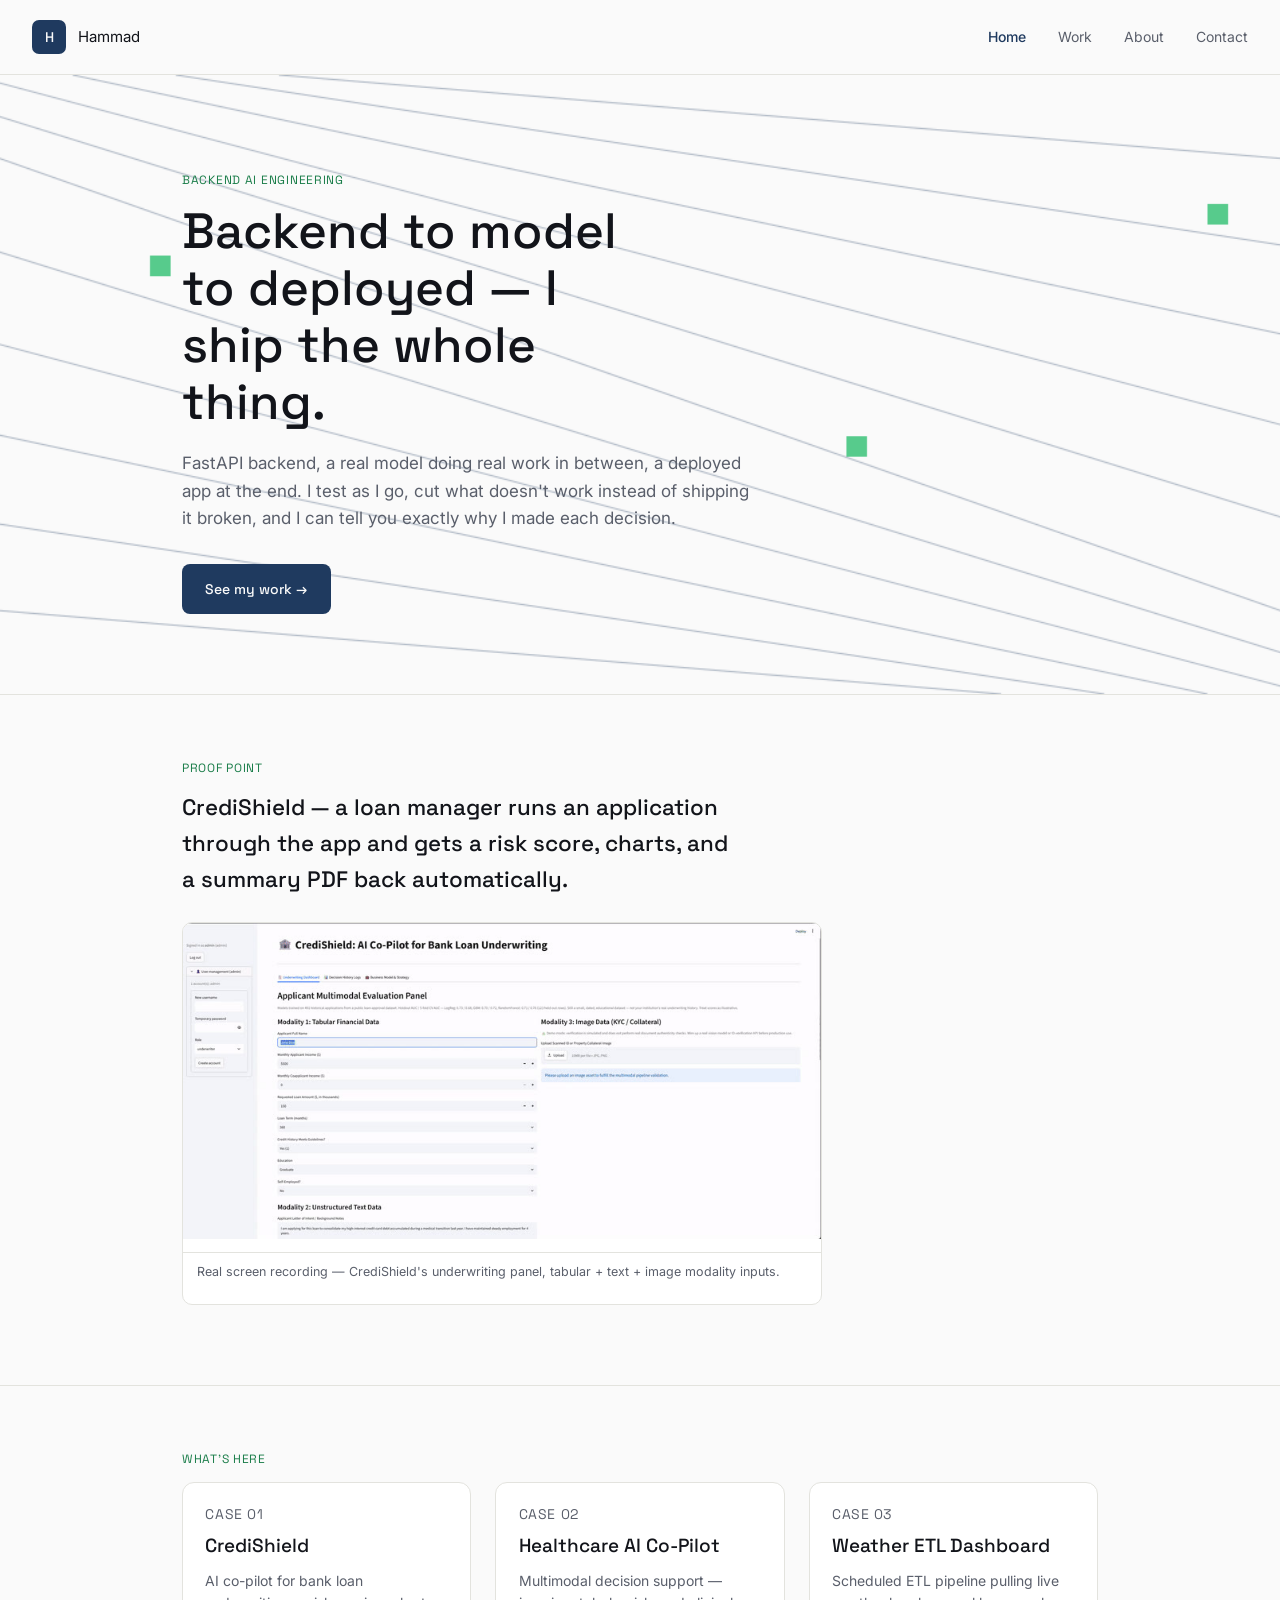
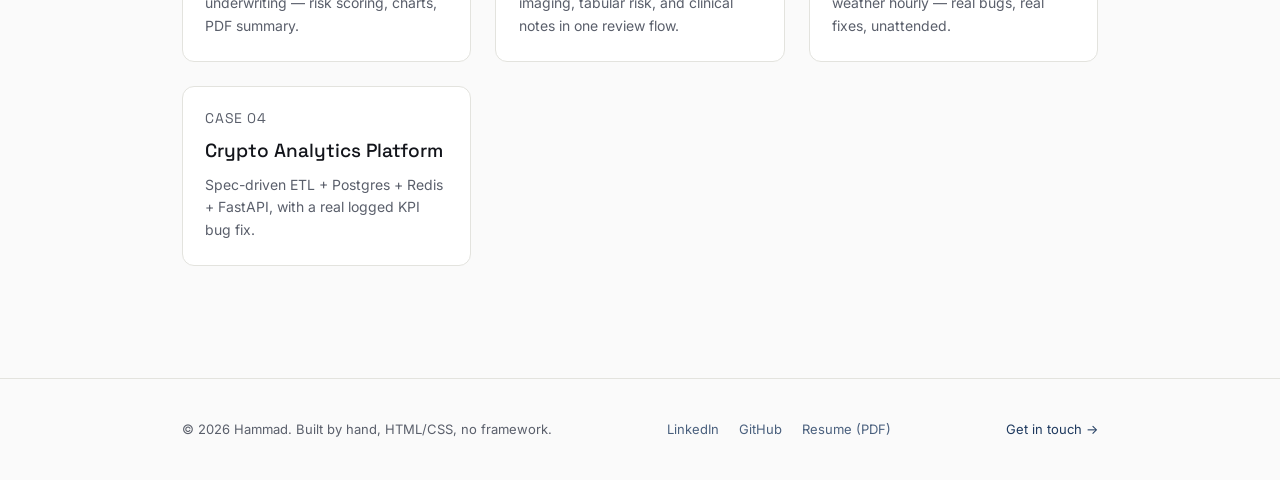
<file: index.html>
<!DOCTYPE html>
<html lang="en">
<head>
<meta charset="UTF-8">
<meta name="viewport" content="width=device-width, initial-scale=1.0">
<title>Hammad — Backend to model to deployed</title>
<link rel="preconnect" href="https://fonts.googleapis.com">
<link href="https://fonts.googleapis.com/css2?family=Space+Grotesk:wght@400;500;600&family=Inter:wght@400;500&display=swap" rel="stylesheet">
<link rel="stylesheet" href="assets/css/style.css">
</head>
<body>

<nav class="nav">
  <a href="index.html" class="nav-left">
    <div class="nav-badge"><span>H</span></div>
    <span class="nav-name">Hammad</span>
  </a>
  <button class="nav-toggle" onclick="document.querySelector('.nav-links').classList.toggle('open')">Menu</button>
  <ul class="nav-links">
    <li><a href="index.html" aria-current="page">Home</a></li>
    <li><a href="work.html">Work</a></li>
    <li><a href="about.html">About</a></li>
    <li><a href="contact.html">Contact</a></li>
  </ul>
</nav>

<header class="hero">
  <div class="wrap">
    <p class="eyebrow">Backend AI engineering</p>
    <h1>Backend to model to deployed — I ship the whole thing.</h1>
    <p class="lede">FastAPI backend, a real model doing real work in between, a deployed app at the end. I test as I go, cut what doesn't work instead of shipping it broken, and I can tell you exactly why I made each decision.</p>
    <a class="btn btn-primary" href="work.html">See my work →</a>
  </div>
</header>

<section class="section-border-top">
  <div class="wrap">
    <p class="eyebrow">Proof point</p>
    <h2 style="font-size:1.4rem; max-width:40ch; margin-bottom:1.5rem;">CrediShield — a loan manager runs an application through the app and gets a risk score, charts, and a summary PDF back automatically.</h2>
    <div class="case-media" style="max-width:640px;">
      <video src="assets/img/credishield-demo.mp4" poster="assets/img/credishield-demo-poster.jpg" autoplay loop muted playsinline aria-label="CrediShield multimodal underwriting panel, screen recording"></video>
      <p class="media-caption">Real screen recording — CrediShield's underwriting panel, tabular + text + image modality inputs.</p>
    </div>
  </div>
</section>

<section class="section-border-top">
  <div class="wrap">
    <p class="eyebrow">What's here</p>
    <div class="grid">
      <a class="card" href="work.html#credishield">
        <div class="card-body">
          <p class="card-tag">Case 01</p>
          <h3>CrediShield</h3>
          <p>AI co-pilot for bank loan underwriting — risk scoring, charts, PDF summary.</p>
        </div>
      </a>
      <a class="card" href="work.html#healthcare-copilot">
        <div class="card-body">
          <p class="card-tag">Case 02</p>
          <h3>Healthcare AI Co-Pilot</h3>
          <p>Multimodal decision support — imaging, tabular risk, and clinical notes in one review flow.</p>
        </div>
      </a>
      <a class="card" href="work.html#weather-etl">
        <div class="card-body">
          <p class="card-tag">Case 03</p>
          <h3>Weather ETL Dashboard</h3>
          <p>Scheduled ETL pipeline pulling live weather hourly — real bugs, real fixes, unattended.</p>
        </div>
      </a>
      <a class="card" href="work.html#crypto-analytics">
        <div class="card-body">
          <p class="card-tag">Case 04</p>
          <h3>Crypto Analytics Platform</h3>
          <p>Spec-driven ETL + Postgres + Redis + FastAPI, with a real logged KPI bug fix.</p>
        </div>
      </a>
    </div>
  </div>
</section>

<footer>
  <div class="wrap">
    <p>© 2026 Hammad. Built by hand, HTML/CSS, no framework.</p>
    <div class="footer-links">
      <a href="https://www.linkedin.com/in/muhammad-hammad-khan-036618394/" target="_blank" rel="noopener">LinkedIn</a>
      <a href="https://github.com/Hammad7-dot" target="_blank" rel="noopener">GitHub</a>
      <a href="assets/Hammad_Resume.pdf" target="_blank" rel="noopener">Resume (PDF)</a>
    </div>
    <a href="contact.html">Get in touch →</a>
  </div>
</footer>

</body>
</html>
</file>
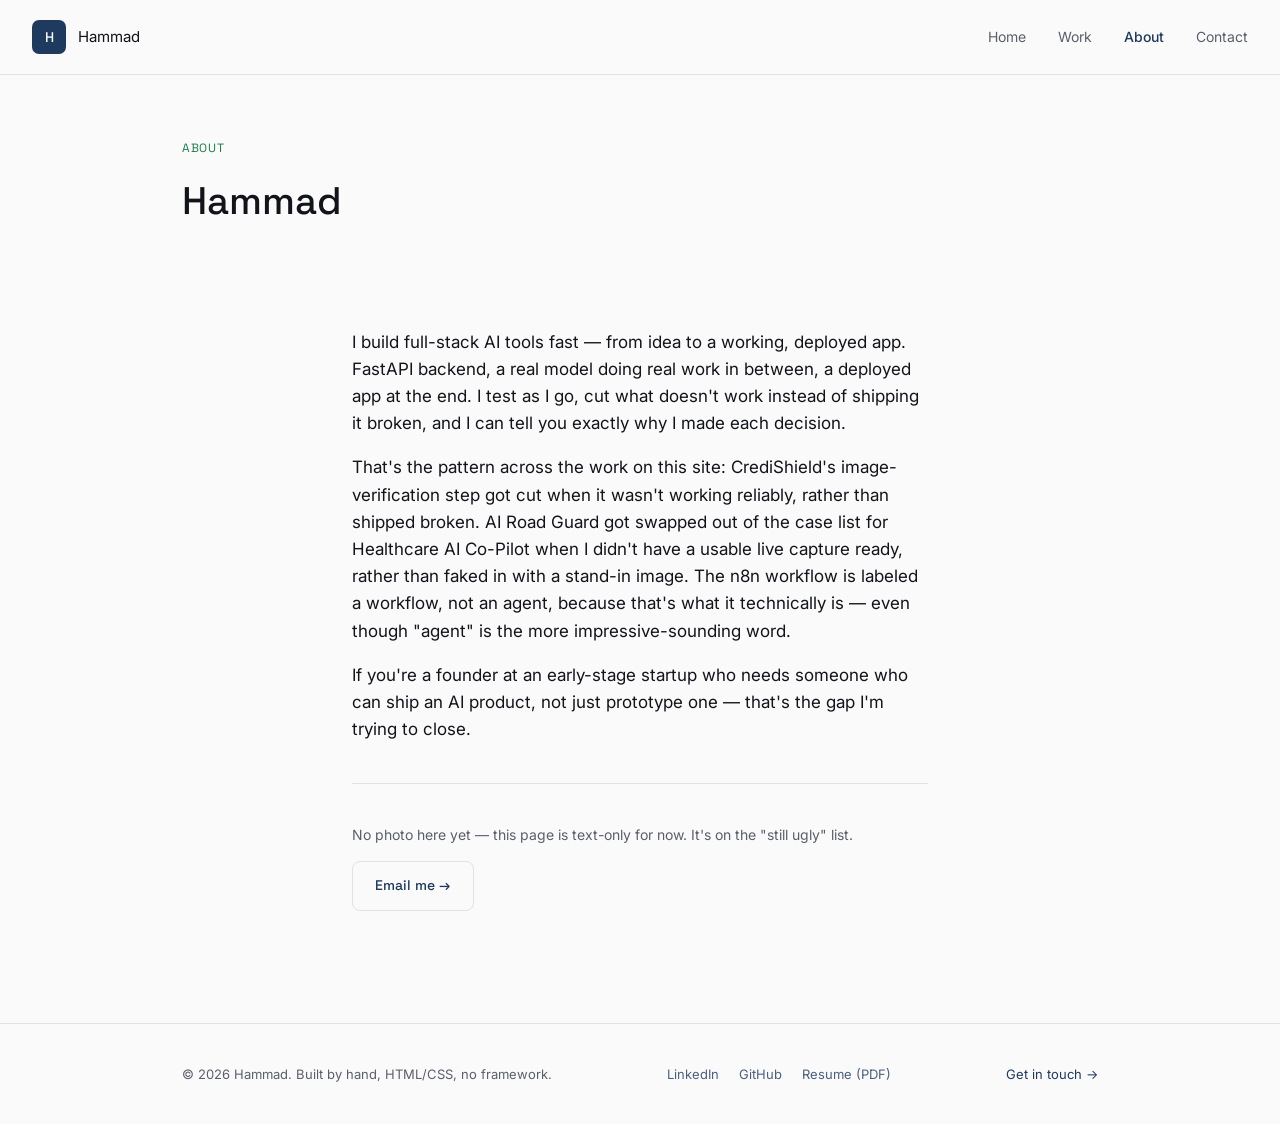
<file: about.html>
<!DOCTYPE html>
<html lang="en">
<head>
<meta charset="UTF-8">
<meta name="viewport" content="width=device-width, initial-scale=1.0">
<title>About — Hammad</title>
<link href="https://fonts.googleapis.com/css2?family=Space+Grotesk:wght@400;500;600&family=Inter:wght@400;500&display=swap" rel="stylesheet">
<link rel="stylesheet" href="assets/css/style.css">
</head>
<body>

<nav class="nav">
  <a href="index.html" class="nav-left">
    <div class="nav-badge"><span>H</span></div>
    <span class="nav-name">Hammad</span>
  </a>
  <button class="nav-toggle" onclick="document.querySelector('.nav-links').classList.toggle('open')">Menu</button>
  <ul class="nav-links">
    <li><a href="index.html">Home</a></li>
    <li><a href="work.html">Work</a></li>
    <li><a href="about.html" aria-current="page">About</a></li>
    <li><a href="contact.html">Contact</a></li>
  </ul>
</nav>

<header style="padding: 4rem 0 1rem;">
  <div class="wrap">
    <p class="eyebrow">About</p>
    <h1 style="font-size: clamp(1.8rem, 4vw, 2.4rem); max-width: 26ch;">Hammad</h1>
  </div>
</header>

<section>
  <div class="wrap" style="max-width: 640px;">
    <p style="font-size: 17px;">I build full-stack AI tools fast — from idea to a working, deployed app. FastAPI backend, a real model doing real work in between, a deployed app at the end. I test as I go, cut what doesn't work instead of shipping it broken, and I can tell you exactly why I made each decision.</p>
    <p style="font-size: 17px;">That's the pattern across the work on this site: CrediShield's image-verification step got cut when it wasn't working reliably, rather than shipped broken. AI Road Guard got swapped out of the case list for Healthcare AI Co-Pilot when I didn't have a usable live capture ready, rather than faked in with a stand-in image. The n8n workflow is labeled a workflow, not an agent, because that's what it technically is — even though "agent" is the more impressive-sounding word.</p>
    <p style="font-size: 17px;">If you're a founder at an early-stage startup who needs someone who can ship an AI product, not just prototype one — that's the gap I'm trying to close.</p>
    <hr class="divider">
    <p style="font-size: 14px; color: var(--muted);">No photo here yet — this page is text-only for now. It's on the "still ugly" list.</p>
    <a class="btn btn-ghost" href="contact.html">Email me →</a>
  </div>
</section>

<footer>
  <div class="wrap">
    <p>© 2026 Hammad. Built by hand, HTML/CSS, no framework.</p>
    <div class="footer-links">
      <a href="https://www.linkedin.com/in/muhammad-hammad-khan-036618394/" target="_blank" rel="noopener">LinkedIn</a>
      <a href="https://github.com/Hammad7-dot" target="_blank" rel="noopener">GitHub</a>
      <a href="assets/Hammad_Resume.pdf" target="_blank" rel="noopener">Resume (PDF)</a>
    </div>
    <a href="contact.html">Get in touch →</a>
  </div>
</footer>

</body>
</html>
</file>
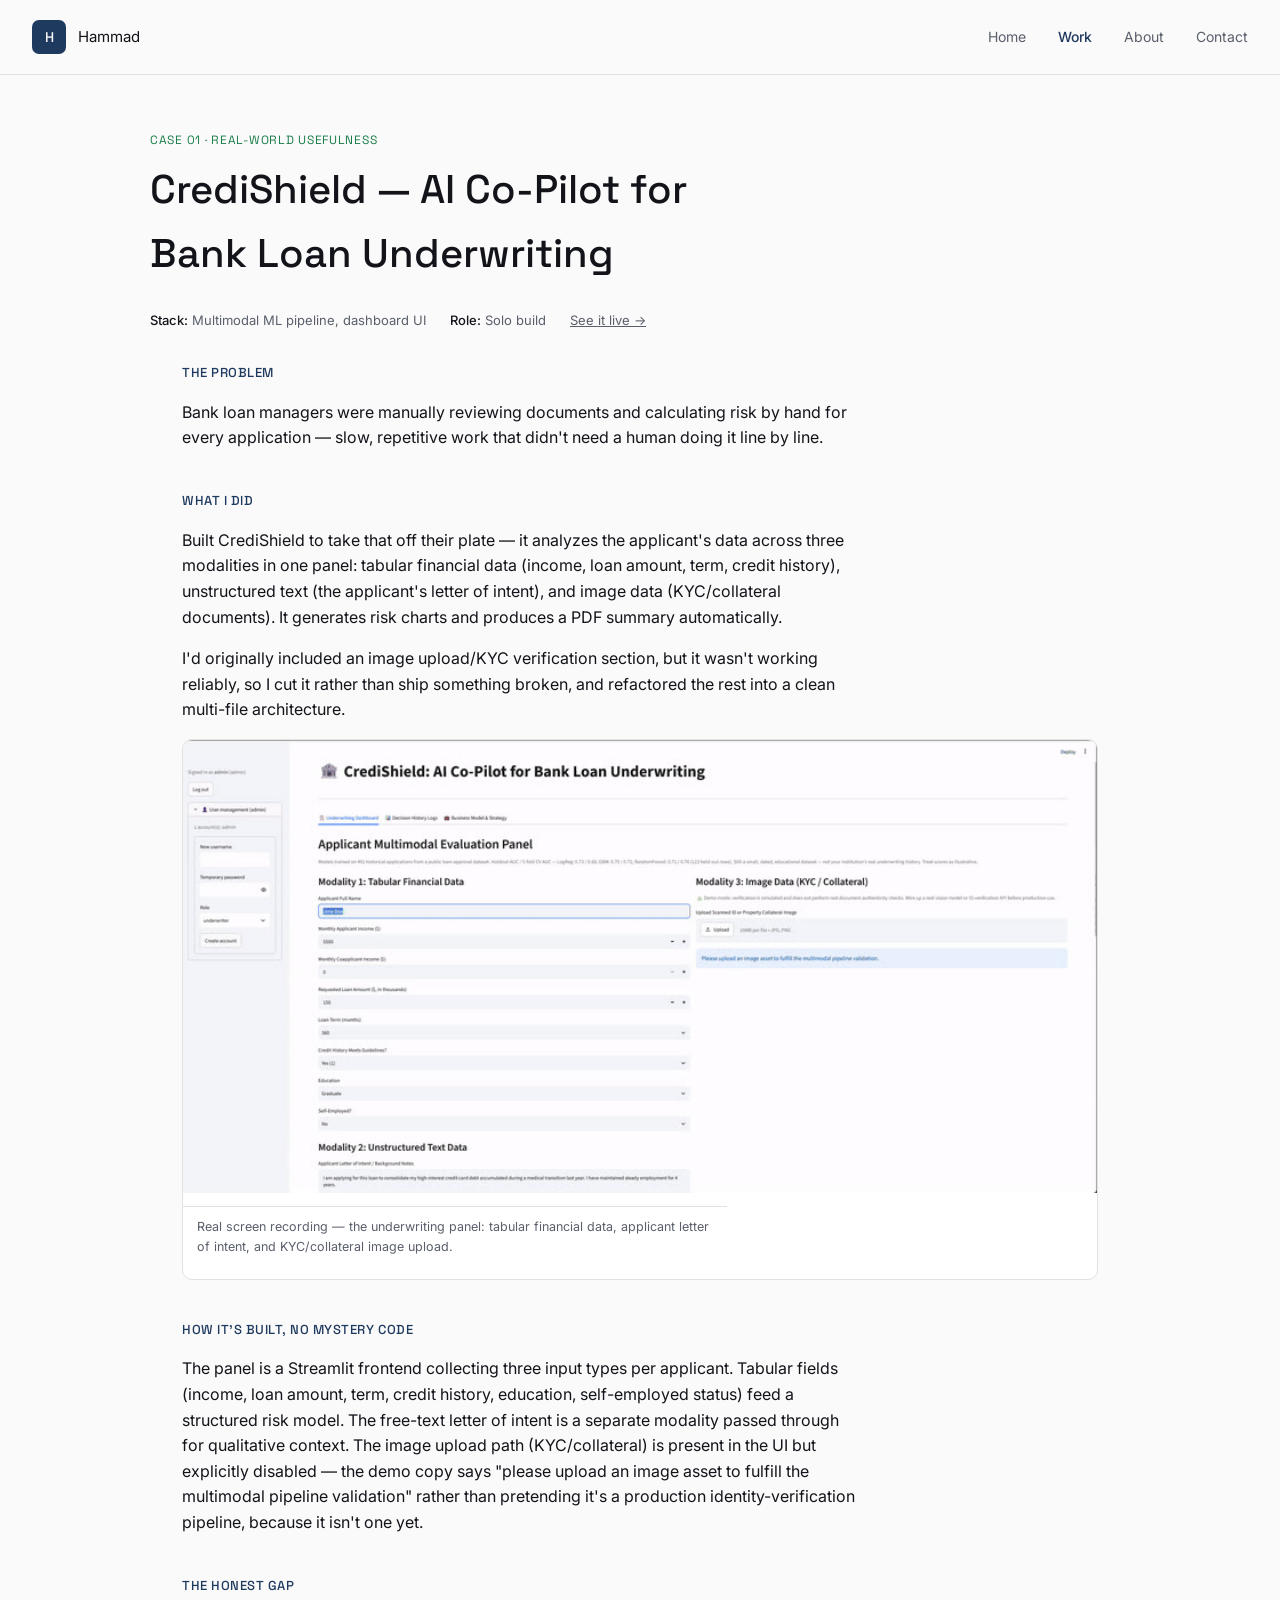
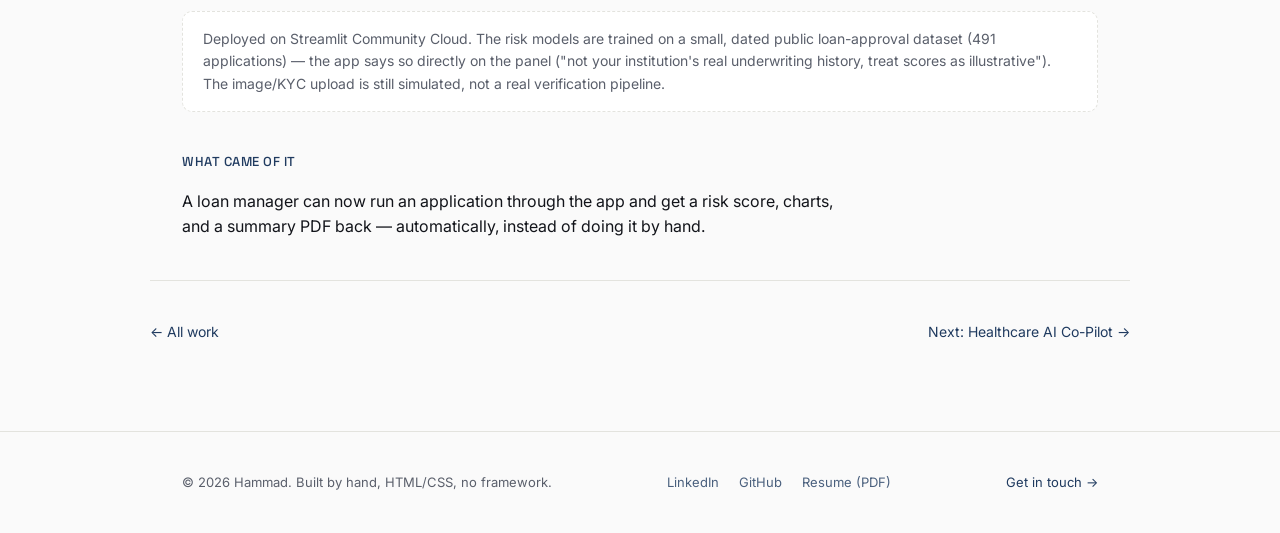
<file: case-credishield.html>
<!DOCTYPE html>
<html lang="en">
<head>
<meta charset="UTF-8">
<meta name="viewport" content="width=device-width, initial-scale=1.0">
<title>CrediShield — Hammad</title>
<link href="https://fonts.googleapis.com/css2?family=Space+Grotesk:wght@400;500;600&family=Inter:wght@400;500&display=swap" rel="stylesheet">
<link rel="stylesheet" href="assets/css/style.css">
</head>
<body>

<nav class="nav">
  <a href="index.html" class="nav-left">
    <div class="nav-badge"><span>H</span></div>
    <span class="nav-name">Hammad</span>
  </a>
  <button class="nav-toggle" onclick="document.querySelector('.nav-links').classList.toggle('open')">Menu</button>
  <ul class="nav-links">
    <li><a href="index.html">Home</a></li>
    <li><a href="work.html" aria-current="page">Work</a></li>
    <li><a href="about.html">About</a></li>
    <li><a href="contact.html">Contact</a></li>
  </ul>
</nav>

<header class="wrap case-hero">
  <p class="eyebrow">Case 01 · Real-world usefulness</p>
  <h1>CrediShield — AI Co-Pilot for Bank Loan Underwriting</h1>
  <div class="case-meta">
    <span><strong>Stack:</strong> Multimodal ML pipeline, dashboard UI</span>
    <span><strong>Role:</strong> Solo build</span>
    <span><a href="https://credishield-ai-co-pilot-9im8s9ysrxp3a2tpqp8jav.streamlit.app/" target="_blank" rel="noopener">See it live →</a></span>
  </div>
</header>

<section class="wrap">

  <div class="case-block">
    <h2>The problem</h2>
    <p>Bank loan managers were manually reviewing documents and calculating risk by hand for every application — slow, repetitive work that didn't need a human doing it line by line.</p>
  </div>

  <div class="case-block">
    <h2>What I did</h2>
    <p>Built CrediShield to take that off their plate — it analyzes the applicant's data across three modalities in one panel: tabular financial data (income, loan amount, term, credit history), unstructured text (the applicant's letter of intent), and image data (KYC/collateral documents). It generates risk charts and produces a PDF summary automatically.</p>
    <p>I'd originally included an image upload/KYC verification section, but it wasn't working reliably, so I cut it rather than ship something broken, and refactored the rest into a clean multi-file architecture.</p>
    <div class="case-media">
      <video src="assets/img/credishield-demo.mp4" poster="assets/img/credishield-demo-poster.jpg" autoplay loop muted playsinline aria-label="CrediShield underwriting panel screen recording showing all three modality inputs"></video>
      <p class="media-caption">Real screen recording — the underwriting panel: tabular financial data, applicant letter of intent, and KYC/collateral image upload.</p>
    </div>
  </div>

  <div class="case-block">
    <h2>How it's built, no mystery code</h2>
    <p>The panel is a Streamlit frontend collecting three input types per applicant. Tabular fields (income, loan amount, term, credit history, education, self-employed status) feed a structured risk model. The free-text letter of intent is a separate modality passed through for qualitative context. The image upload path (KYC/collateral) is present in the UI but explicitly disabled — the demo copy says "please upload an image asset to fulfill the multimodal pipeline validation" rather than pretending it's a production identity-verification pipeline, because it isn't one yet.</p>
  </div>

  <div class="case-block">
    <h2>The honest gap</h2>
    <div class="gap-note">Deployed on Streamlit Community Cloud. The risk models are trained on a small, dated public loan-approval dataset (491 applications) — the app says so directly on the panel ("not your institution's real underwriting history, treat scores as illustrative"). The image/KYC upload is still simulated, not a real verification pipeline.</div>
  </div>

  <div class="case-block">
    <h2>What came of it</h2>
    <p>A loan manager can now run an application through the app and get a risk score, charts, and a summary PDF back — automatically, instead of doing it by hand.</p>
  </div>

</section>

<nav class="wrap case-nav">
  <a href="work.html">← All work</a>
  <a href="case-healthcare-copilot.html">Next: Healthcare AI Co-Pilot →</a>
</nav>

<footer>
  <div class="wrap">
    <p>© 2026 Hammad. Built by hand, HTML/CSS, no framework.</p>
    <div class="footer-links">
      <a href="https://www.linkedin.com/in/muhammad-hammad-khan-036618394/" target="_blank" rel="noopener">LinkedIn</a>
      <a href="https://github.com/Hammad7-dot" target="_blank" rel="noopener">GitHub</a>
      <a href="assets/Hammad_Resume.pdf" target="_blank" rel="noopener">Resume (PDF)</a>
    </div>
    <a href="contact.html">Get in touch →</a>
  </div>
</footer>

</body>
</html>
</file>
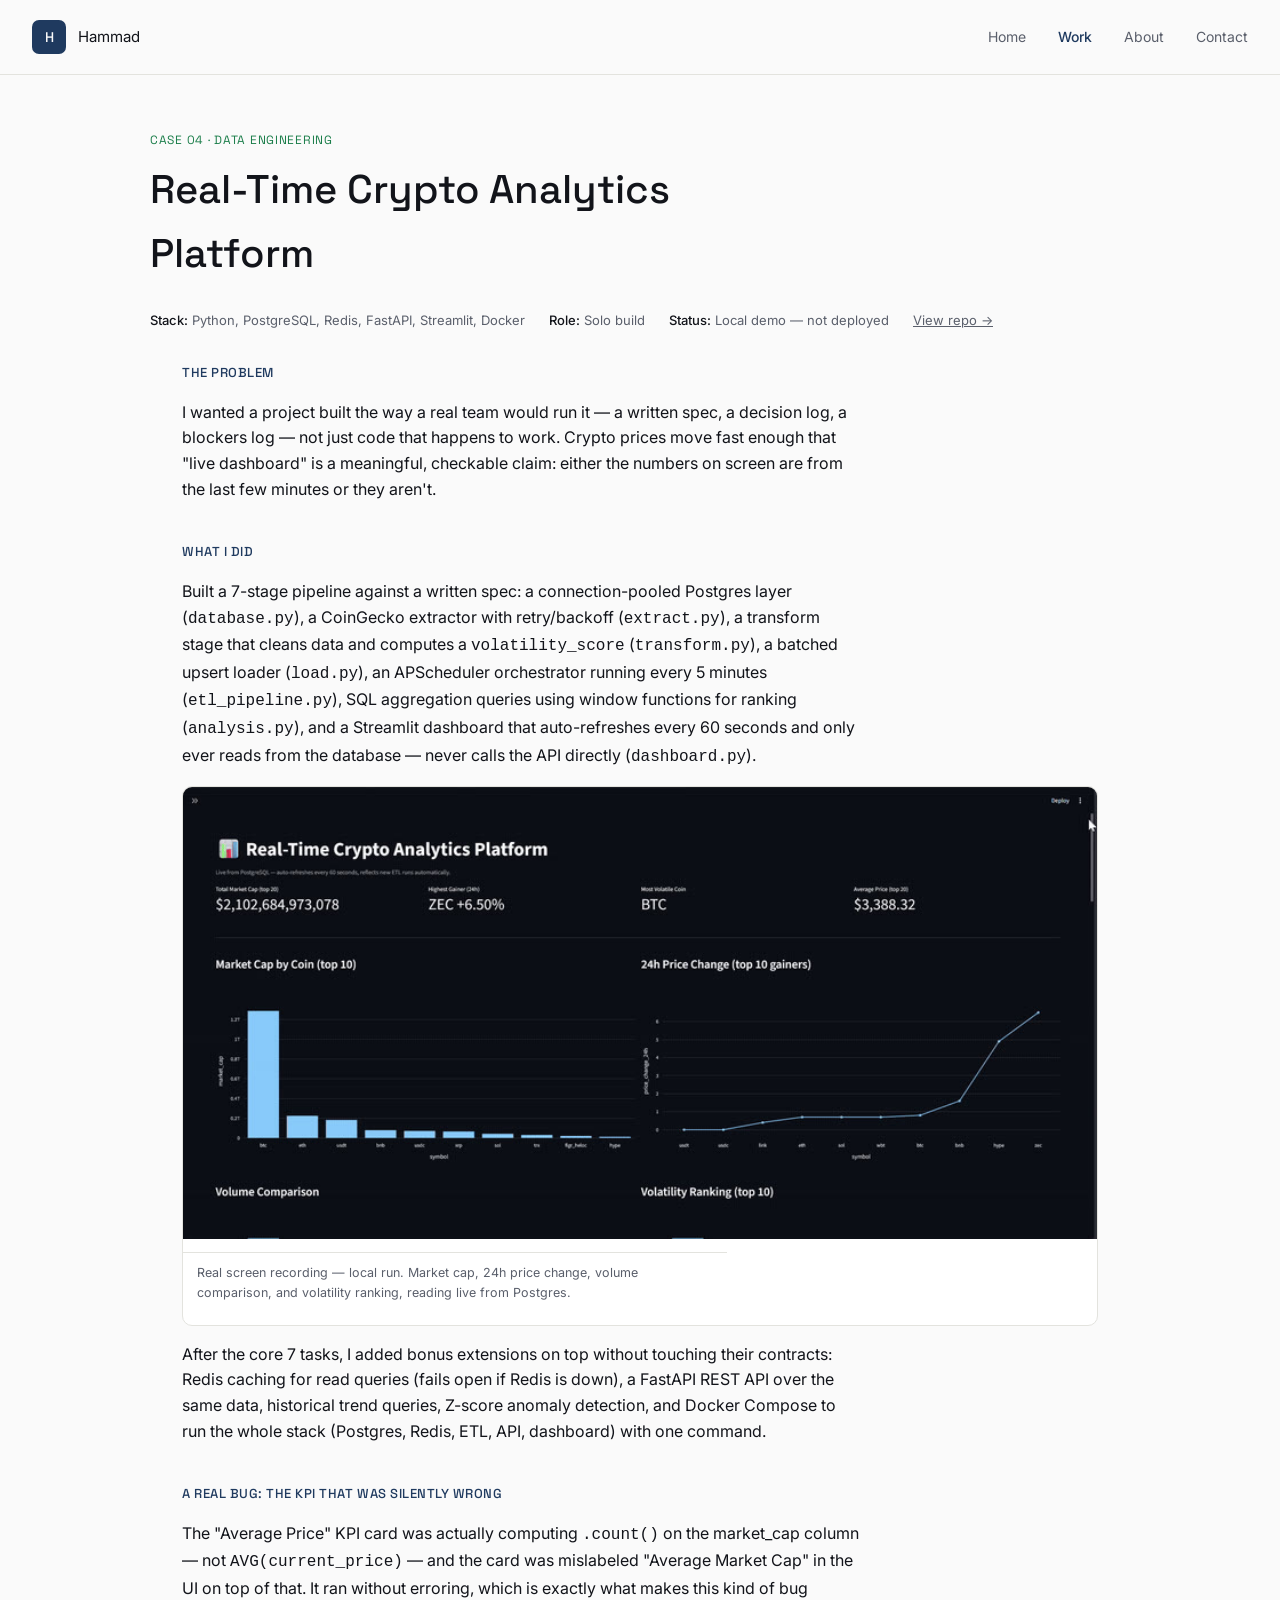
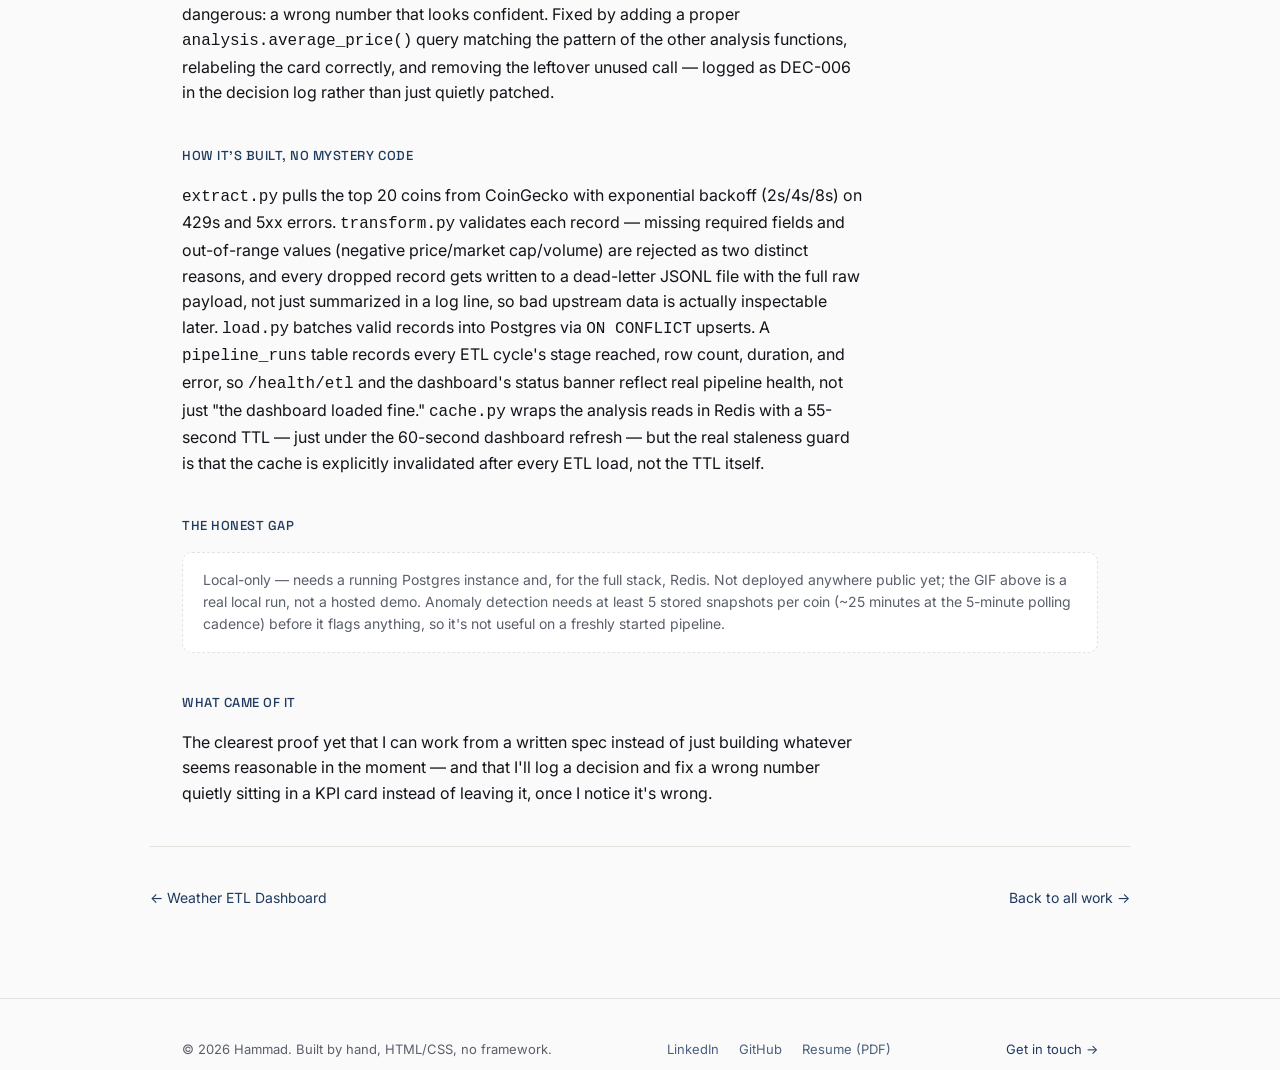
<file: case-crypto-analytics.html>
<!DOCTYPE html>
<html lang="en">
<head>
<meta charset="UTF-8">
<meta name="viewport" content="width=device-width, initial-scale=1.0">
<title>Real-Time Crypto Analytics Platform — Hammad</title>
<link href="https://fonts.googleapis.com/css2?family=Space+Grotesk:wght@400;500;600&family=Inter:wght@400;500&display=swap" rel="stylesheet">
<link rel="stylesheet" href="assets/css/style.css">
</head>
<body>

<nav class="nav">
  <a href="index.html" class="nav-left">
    <div class="nav-badge"><span>H</span></div>
    <span class="nav-name">Hammad</span>
  </a>
  <button class="nav-toggle" onclick="document.querySelector('.nav-links').classList.toggle('open')">Menu</button>
  <ul class="nav-links">
    <li><a href="index.html">Home</a></li>
    <li><a href="work.html" aria-current="page">Work</a></li>
    <li><a href="about.html">About</a></li>
    <li><a href="contact.html">Contact</a></li>
  </ul>
</nav>

<header class="wrap case-hero">
  <p class="eyebrow">Case 04 · Data engineering</p>
  <h1>Real-Time Crypto Analytics Platform</h1>
  <div class="case-meta">
    <span><strong>Stack:</strong> Python, PostgreSQL, Redis, FastAPI, Streamlit, Docker</span>
    <span><strong>Role:</strong> Solo build</span>
    <span><strong>Status:</strong> Local demo — not deployed</span>
    <span><a href="https://github.com/Hammad7-dot/Real-Time-Crypto-Analytics-Platform" target="_blank" rel="noopener">View repo →</a></span>
  </div>
</header>

<section class="wrap">

  <div class="case-block">
    <h2>The problem</h2>
    <p>I wanted a project built the way a real team would run it — a written spec, a decision log, a blockers log — not just code that happens to work. Crypto prices move fast enough that "live dashboard" is a meaningful, checkable claim: either the numbers on screen are from the last few minutes or they aren't.</p>
  </div>

  <div class="case-block">
    <h2>What I did</h2>
    <p>Built a 7-stage pipeline against a written spec: a connection-pooled Postgres layer (<code>database.py</code>), a CoinGecko extractor with retry/backoff (<code>extract.py</code>), a transform stage that cleans data and computes a <code>volatility_score</code> (<code>transform.py</code>), a batched upsert loader (<code>load.py</code>), an APScheduler orchestrator running every 5 minutes (<code>etl_pipeline.py</code>), SQL aggregation queries using window functions for ranking (<code>analysis.py</code>), and a Streamlit dashboard that auto-refreshes every 60 seconds and only ever reads from the database — never calls the API directly (<code>dashboard.py</code>).</p>
    <div class="case-media">
      <video src="assets/img/crypto-dashboard-demo.mp4" poster="assets/img/crypto-dashboard-demo-poster.jpg" autoplay loop muted playsinline aria-label="Real-Time Crypto Analytics Platform dashboard screen recording showing KPIs and charts"></video>
      <p class="media-caption">Real screen recording — local run. Market cap, 24h price change, volume comparison, and volatility ranking, reading live from Postgres.</p>
    </div>
    <p>After the core 7 tasks, I added bonus extensions on top without touching their contracts: Redis caching for read queries (fails open if Redis is down), a FastAPI REST API over the same data, historical trend queries, Z-score anomaly detection, and Docker Compose to run the whole stack (Postgres, Redis, ETL, API, dashboard) with one command.</p>
  </div>

  <div class="case-block">
    <h2>A real bug: the KPI that was silently wrong</h2>
    <p>The "Average Price" KPI card was actually computing <code>.count()</code> on the market_cap column — not <code>AVG(current_price)</code> — and the card was mislabeled "Average Market Cap" in the UI on top of that. It ran without erroring, which is exactly what makes this kind of bug dangerous: a wrong number that looks confident. Fixed by adding a proper <code>analysis.average_price()</code> query matching the pattern of the other analysis functions, relabeling the card correctly, and removing the leftover unused call — logged as DEC-006 in the decision log rather than just quietly patched.</p>
  </div>

  <div class="case-block">
    <h2>How it's built, no mystery code</h2>
    <p><code>extract.py</code> pulls the top 20 coins from CoinGecko with exponential backoff (2s/4s/8s) on 429s and 5xx errors. <code>transform.py</code> validates each record — missing required fields and out-of-range values (negative price/market cap/volume) are rejected as two distinct reasons, and every dropped record gets written to a dead-letter JSONL file with the full raw payload, not just summarized in a log line, so bad upstream data is actually inspectable later. <code>load.py</code> batches valid records into Postgres via <code>ON CONFLICT</code> upserts. A <code>pipeline_runs</code> table records every ETL cycle's stage reached, row count, duration, and error, so <code>/health/etl</code> and the dashboard's status banner reflect real pipeline health, not just "the dashboard loaded fine." <code>cache.py</code> wraps the analysis reads in Redis with a 55-second TTL — just under the 60-second dashboard refresh — but the real staleness guard is that the cache is explicitly invalidated after every ETL load, not the TTL itself.</p>
  </div>

  <div class="case-block">
    <h2>The honest gap</h2>
    <div class="gap-note">Local-only — needs a running Postgres instance and, for the full stack, Redis. Not deployed anywhere public yet; the GIF above is a real local run, not a hosted demo. Anomaly detection needs at least 5 stored snapshots per coin (~25 minutes at the 5-minute polling cadence) before it flags anything, so it's not useful on a freshly started pipeline.</div>
  </div>

  <div class="case-block">
    <h2>What came of it</h2>
    <p>The clearest proof yet that I can work from a written spec instead of just building whatever seems reasonable in the moment — and that I'll log a decision and fix a wrong number quietly sitting in a KPI card instead of leaving it, once I notice it's wrong.</p>
  </div>

</section>

<nav class="wrap case-nav">
  <a href="case-weather-etl.html">← Weather ETL Dashboard</a>
  <a href="work.html">Back to all work →</a>
</nav>

<footer>
  <div class="wrap">
    <p>© 2026 Hammad. Built by hand, HTML/CSS, no framework.</p>
    <div class="footer-links">
      <a href="https://www.linkedin.com/in/muhammad-hammad-khan-036618394/" target="_blank" rel="noopener">LinkedIn</a>
      <a href="https://github.com/Hammad7-dot" target="_blank" rel="noopener">GitHub</a>
      <a href="assets/Hammad_Resume.pdf" target="_blank" rel="noopener">Resume (PDF)</a>
    </div>
    <a href="contact.html">Get in touch →</a>
  </div>
</footer>

</body>
</html>
</file>
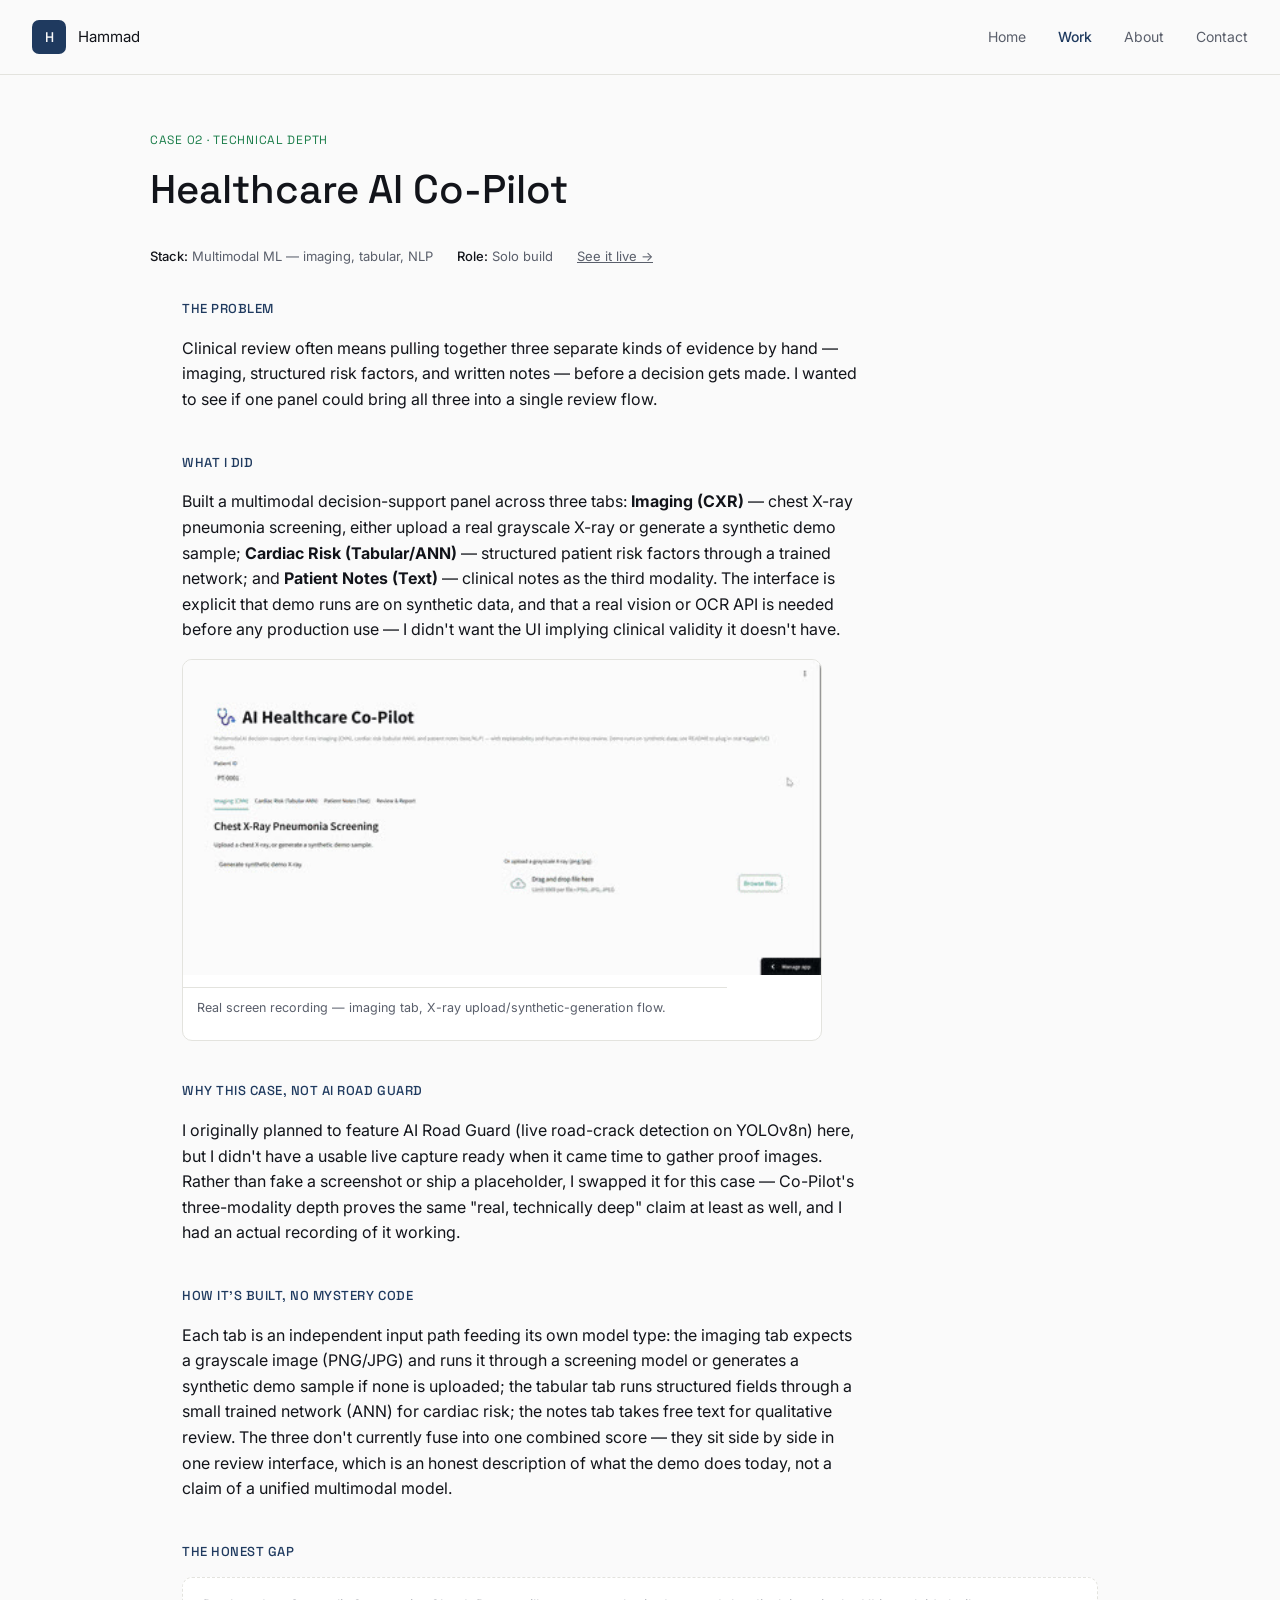
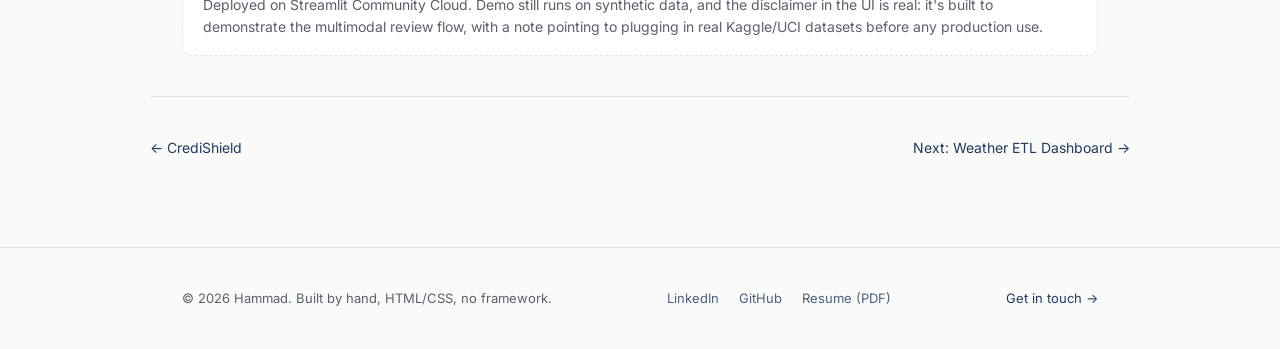
<file: case-healthcare-copilot.html>
<!DOCTYPE html>
<html lang="en">
<head>
<meta charset="UTF-8">
<meta name="viewport" content="width=device-width, initial-scale=1.0">
<title>Healthcare AI Co-Pilot — Hammad</title>
<link href="https://fonts.googleapis.com/css2?family=Space+Grotesk:wght@400;500;600&family=Inter:wght@400;500&display=swap" rel="stylesheet">
<link rel="stylesheet" href="assets/css/style.css">
</head>
<body>

<nav class="nav">
  <a href="index.html" class="nav-left">
    <div class="nav-badge"><span>H</span></div>
    <span class="nav-name">Hammad</span>
  </a>
  <button class="nav-toggle" onclick="document.querySelector('.nav-links').classList.toggle('open')">Menu</button>
  <ul class="nav-links">
    <li><a href="index.html">Home</a></li>
    <li><a href="work.html" aria-current="page">Work</a></li>
    <li><a href="about.html">About</a></li>
    <li><a href="contact.html">Contact</a></li>
  </ul>
</nav>

<header class="wrap case-hero">
  <p class="eyebrow">Case 02 · Technical depth</p>
  <h1>Healthcare AI Co-Pilot</h1>
  <div class="case-meta">
    <span><strong>Stack:</strong> Multimodal ML — imaging, tabular, NLP</span>
    <span><strong>Role:</strong> Solo build</span>
    <span><a href="https://healthcare-co-pilot-42rwgtlfj475rinvdsezit.streamlit.app/" target="_blank" rel="noopener">See it live →</a></span>
  </div>
</header>

<section class="wrap">

  <div class="case-block">
    <h2>The problem</h2>
    <p>Clinical review often means pulling together three separate kinds of evidence by hand — imaging, structured risk factors, and written notes — before a decision gets made. I wanted to see if one panel could bring all three into a single review flow.</p>
  </div>

  <div class="case-block">
    <h2>What I did</h2>
    <p>Built a multimodal decision-support panel across three tabs: <strong>Imaging (CXR)</strong> — chest X-ray pneumonia screening, either upload a real grayscale X-ray or generate a synthetic demo sample; <strong>Cardiac Risk (Tabular/ANN)</strong> — structured patient risk factors through a trained network; and <strong>Patient Notes (Text)</strong> — clinical notes as the third modality. The interface is explicit that demo runs are on synthetic data, and that a real vision or OCR API is needed before any production use — I didn't want the UI implying clinical validity it doesn't have.</p>
    <div class="case-media" style="max-width:640px;">
      <video src="assets/img/healthcare-copilot-demo.mp4" poster="assets/img/healthcare-copilot-demo-poster.jpg" autoplay loop muted playsinline aria-label="Healthcare AI Co-Pilot imaging and triage workflow, screen recording"></video>
      <p class="media-caption">Real screen recording — imaging tab, X-ray upload/synthetic-generation flow.</p>
    </div>
  </div>

  <div class="case-block">
    <h2>Why this case, not AI Road Guard</h2>
    <p>I originally planned to feature AI Road Guard (live road-crack detection on YOLOv8n) here, but I didn't have a usable live capture ready when it came time to gather proof images. Rather than fake a screenshot or ship a placeholder, I swapped it for this case — Co-Pilot's three-modality depth proves the same "real, technically deep" claim at least as well, and I had an actual recording of it working.</p>
  </div>

  <div class="case-block">
    <h2>How it's built, no mystery code</h2>
    <p>Each tab is an independent input path feeding its own model type: the imaging tab expects a grayscale image (PNG/JPG) and runs it through a screening model or generates a synthetic demo sample if none is uploaded; the tabular tab runs structured fields through a small trained network (ANN) for cardiac risk; the notes tab takes free text for qualitative review. The three don't currently fuse into one combined score — they sit side by side in one review interface, which is an honest description of what the demo does today, not a claim of a unified multimodal model.</p>
  </div>

  <div class="case-block">
    <h2>The honest gap</h2>
    <div class="gap-note">Deployed on Streamlit Community Cloud. Demo still runs on synthetic data, and the disclaimer in the UI is real: it's built to demonstrate the multimodal review flow, with a note pointing to plugging in real Kaggle/UCI datasets before any production use.</div>
  </div>

</section>

<nav class="wrap case-nav">
  <a href="case-credishield.html">← CrediShield</a>
  <a href="case-weather-etl.html">Next: Weather ETL Dashboard →</a>
</nav>

<footer>
  <div class="wrap">
    <p>© 2026 Hammad. Built by hand, HTML/CSS, no framework.</p>
    <div class="footer-links">
      <a href="https://www.linkedin.com/in/muhammad-hammad-khan-036618394/" target="_blank" rel="noopener">LinkedIn</a>
      <a href="https://github.com/Hammad7-dot" target="_blank" rel="noopener">GitHub</a>
      <a href="assets/Hammad_Resume.pdf" target="_blank" rel="noopener">Resume (PDF)</a>
    </div>
    <a href="contact.html">Get in touch →</a>
  </div>
</footer>

</body>
</html>
</file>
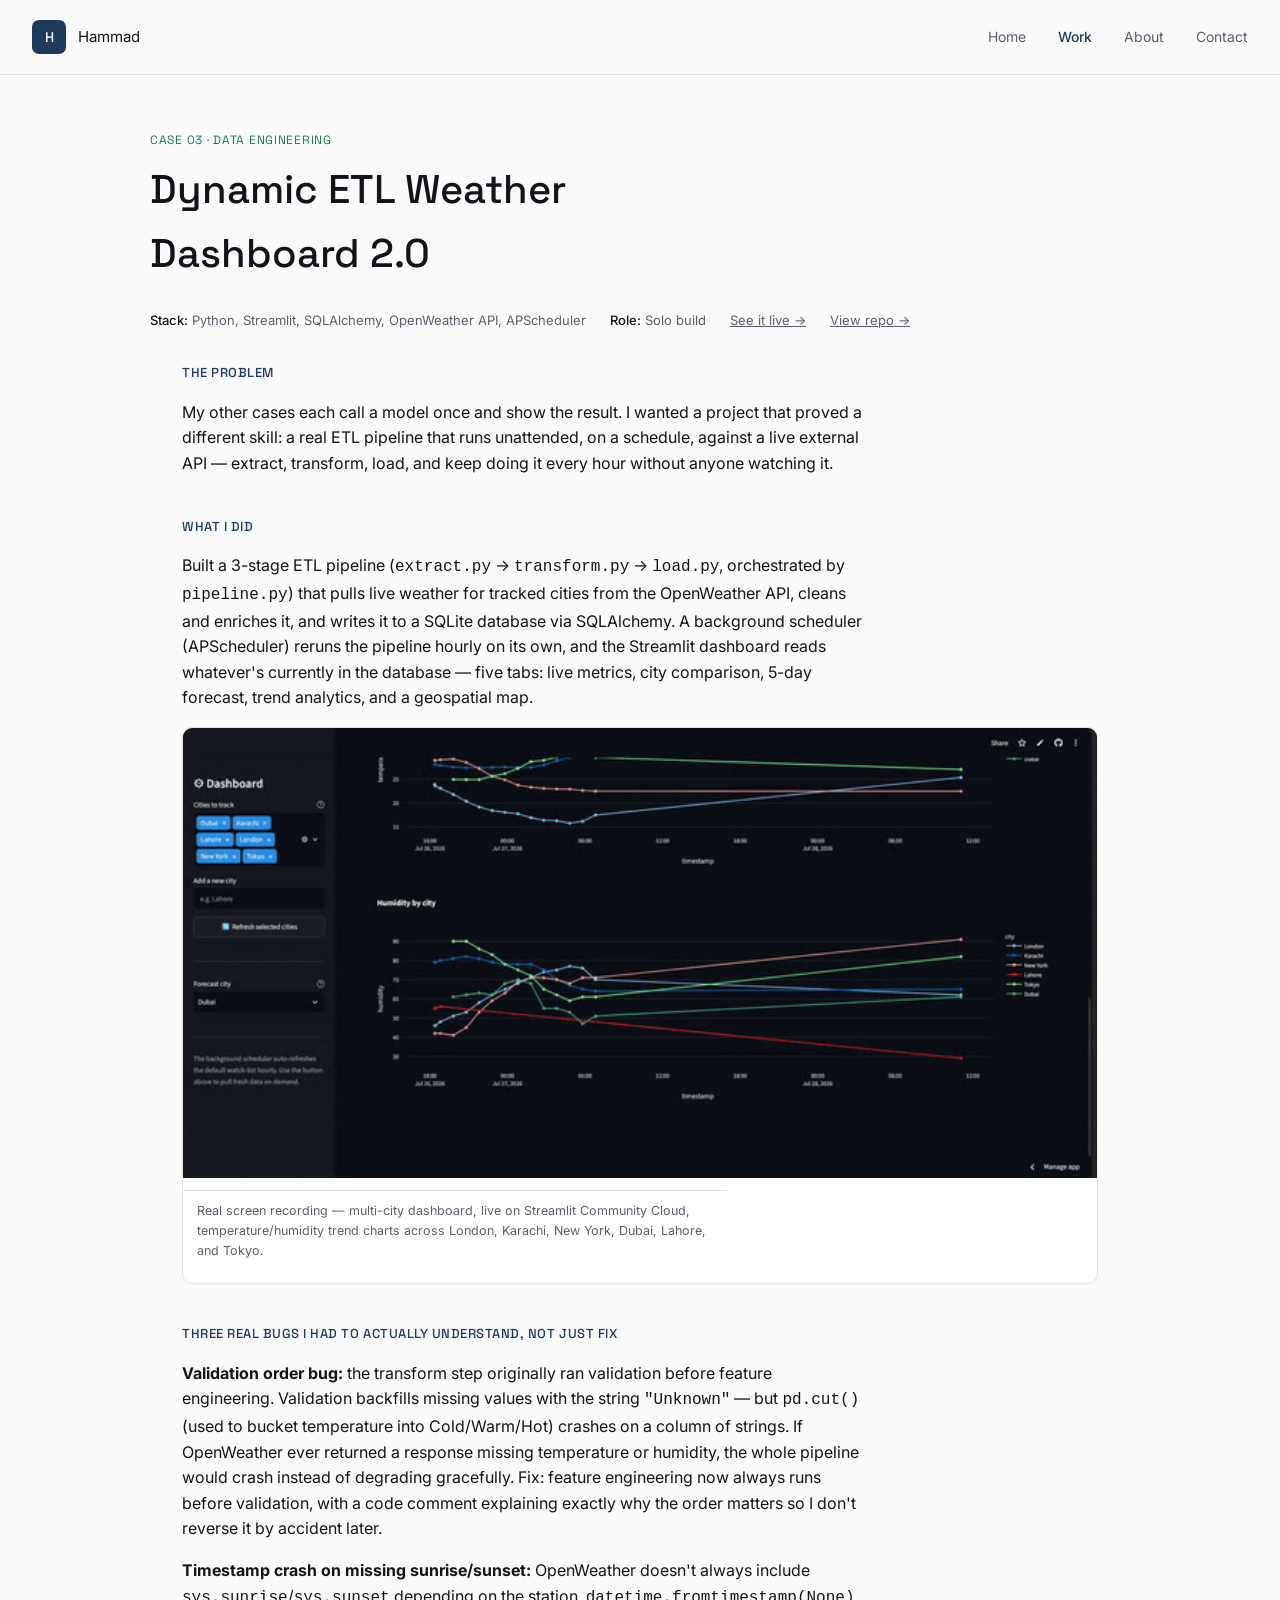
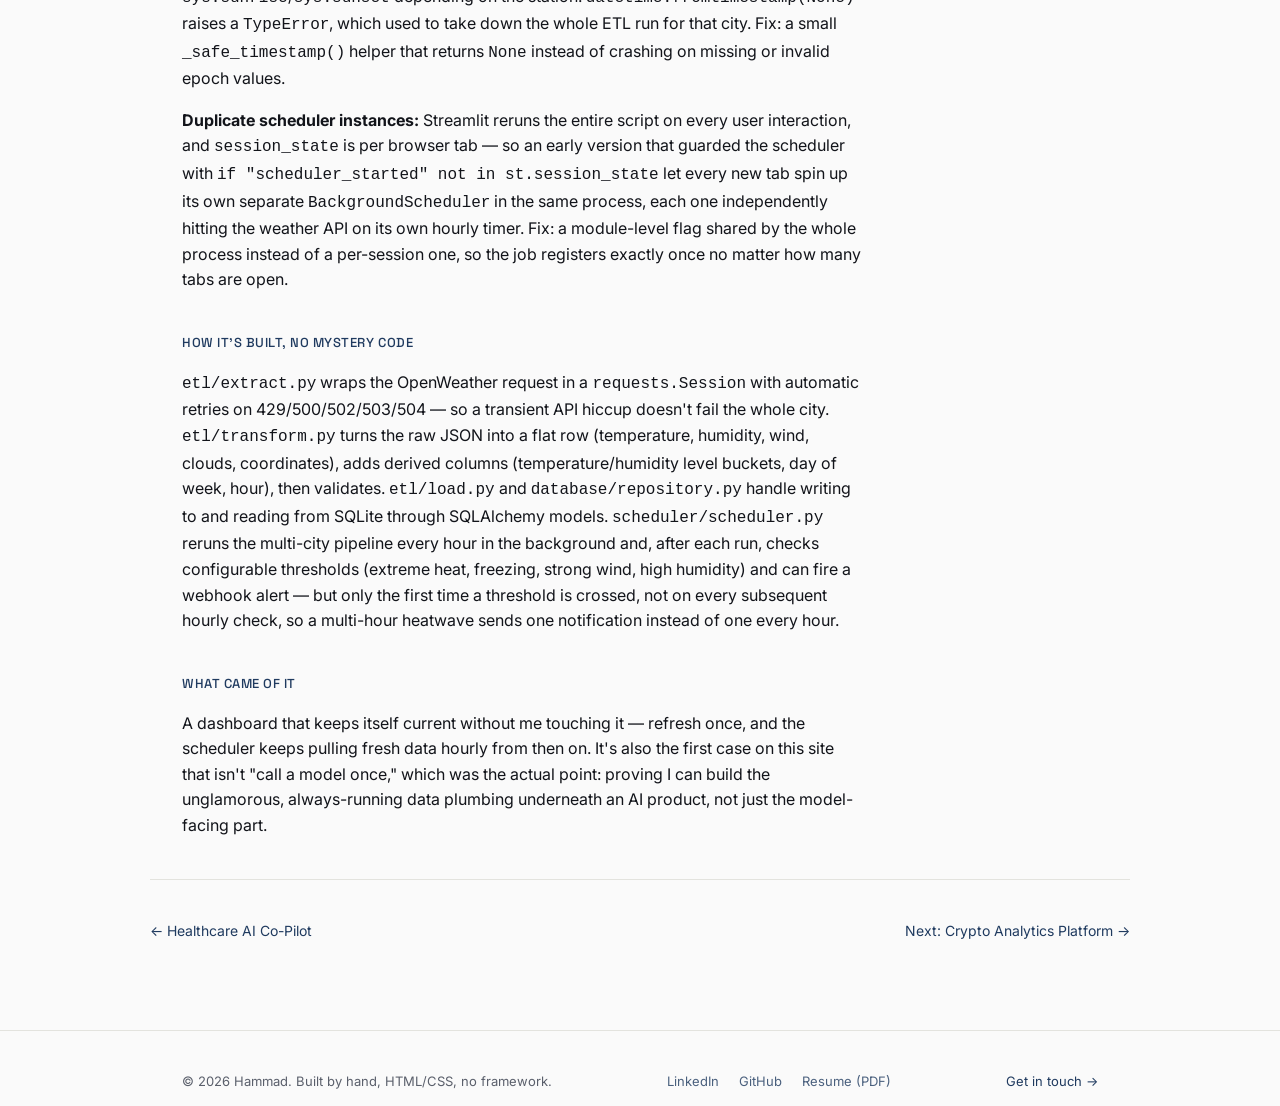
<file: case-weather-etl.html>
<!DOCTYPE html>
<html lang="en">
<head>
<meta charset="UTF-8">
<meta name="viewport" content="width=device-width, initial-scale=1.0">
<title>Dynamic ETL Weather Dashboard — Hammad</title>
<link href="https://fonts.googleapis.com/css2?family=Space+Grotesk:wght@400;500;600&family=Inter:wght@400;500&display=swap" rel="stylesheet">
<link rel="stylesheet" href="assets/css/style.css">
</head>
<body>

<nav class="nav">
  <a href="index.html" class="nav-left">
    <div class="nav-badge"><span>H</span></div>
    <span class="nav-name">Hammad</span>
  </a>
  <button class="nav-toggle" onclick="document.querySelector('.nav-links').classList.toggle('open')">Menu</button>
  <ul class="nav-links">
    <li><a href="index.html">Home</a></li>
    <li><a href="work.html" aria-current="page">Work</a></li>
    <li><a href="about.html">About</a></li>
    <li><a href="contact.html">Contact</a></li>
  </ul>
</nav>

<header class="wrap case-hero">
  <p class="eyebrow">Case 03 · Data engineering</p>
  <h1>Dynamic ETL Weather Dashboard 2.0</h1>
  <div class="case-meta">
    <span><strong>Stack:</strong> Python, Streamlit, SQLAlchemy, OpenWeather API, APScheduler</span>
    <span><strong>Role:</strong> Solo build</span>
    <span><a href="https://dynamic-etl-weather-dashboard-20-fpcmp6knkmctyrxdgzkotr.streamlit.app/" target="_blank" rel="noopener">See it live →</a></span>
    <span><a href="https://github.com/Hammad7-dot/Dynamic-ETL-Weather-Dashboard-2.0" target="_blank" rel="noopener">View repo →</a></span>
  </div>
</header>

<section class="wrap">

  <div class="case-block">
    <h2>The problem</h2>
    <p>My other cases each call a model once and show the result. I wanted a project that proved a different skill: a real ETL pipeline that runs unattended, on a schedule, against a live external API — extract, transform, load, and keep doing it every hour without anyone watching it.</p>
  </div>

  <div class="case-block">
    <h2>What I did</h2>
    <p>Built a 3-stage ETL pipeline (<code>extract.py</code> → <code>transform.py</code> → <code>load.py</code>, orchestrated by <code>pipeline.py</code>) that pulls live weather for tracked cities from the OpenWeather API, cleans and enriches it, and writes it to a SQLite database via SQLAlchemy. A background scheduler (APScheduler) reruns the pipeline hourly on its own, and the Streamlit dashboard reads whatever's currently in the database — five tabs: live metrics, city comparison, 5-day forecast, trend analytics, and a geospatial map.</p>
    <div class="case-media">
      <video src="assets/img/weather-dashboard-demo.mp4" poster="assets/img/weather-dashboard-demo-poster.jpg" autoplay loop muted playsinline aria-label="Dynamic ETL Weather Dashboard screen recording showing multi-city dashboard with humidity trend charts"></video>
      <p class="media-caption">Real screen recording — multi-city dashboard, live on Streamlit Community Cloud, temperature/humidity trend charts across London, Karachi, New York, Dubai, Lahore, and Tokyo.</p>
    </div>
  </div>

  <div class="case-block">
    <h2>Three real bugs I had to actually understand, not just fix</h2>
    <p><strong>Validation order bug:</strong> the transform step originally ran validation before feature engineering. Validation backfills missing values with the string <code>"Unknown"</code> — but <code>pd.cut()</code> (used to bucket temperature into Cold/Warm/Hot) crashes on a column of strings. If OpenWeather ever returned a response missing temperature or humidity, the whole pipeline would crash instead of degrading gracefully. Fix: feature engineering now always runs before validation, with a code comment explaining exactly why the order matters so I don't reverse it by accident later.</p>
    <p><strong>Timestamp crash on missing sunrise/sunset:</strong> OpenWeather doesn't always include <code>sys.sunrise</code>/<code>sys.sunset</code> depending on the station. <code>datetime.fromtimestamp(None)</code> raises a <code>TypeError</code>, which used to take down the whole ETL run for that city. Fix: a small <code>_safe_timestamp()</code> helper that returns <code>None</code> instead of crashing on missing or invalid epoch values.</p>
    <p><strong>Duplicate scheduler instances:</strong> Streamlit reruns the entire script on every user interaction, and <code>session_state</code> is per browser tab — so an early version that guarded the scheduler with <code>if "scheduler_started" not in st.session_state</code> let every new tab spin up its own separate <code>BackgroundScheduler</code> in the same process, each one independently hitting the weather API on its own hourly timer. Fix: a module-level flag shared by the whole process instead of a per-session one, so the job registers exactly once no matter how many tabs are open.</p>
  </div>

  <div class="case-block">
    <h2>How it's built, no mystery code</h2>
    <p><code>etl/extract.py</code> wraps the OpenWeather request in a <code>requests.Session</code> with automatic retries on 429/500/502/503/504 — so a transient API hiccup doesn't fail the whole city. <code>etl/transform.py</code> turns the raw JSON into a flat row (temperature, humidity, wind, clouds, coordinates), adds derived columns (temperature/humidity level buckets, day of week, hour), then validates. <code>etl/load.py</code> and <code>database/repository.py</code> handle writing to and reading from SQLite through SQLAlchemy models. <code>scheduler/scheduler.py</code> reruns the multi-city pipeline every hour in the background and, after each run, checks configurable thresholds (extreme heat, freezing, strong wind, high humidity) and can fire a webhook alert — but only the first time a threshold is crossed, not on every subsequent hourly check, so a multi-hour heatwave sends one notification instead of one every hour.</p>
  </div>

  <div class="case-block">
    <h2>What came of it</h2>
    <p>A dashboard that keeps itself current without me touching it — refresh once, and the scheduler keeps pulling fresh data hourly from then on. It's also the first case on this site that isn't "call a model once," which was the actual point: proving I can build the unglamorous, always-running data plumbing underneath an AI product, not just the model-facing part.</p>
  </div>

</section>

<nav class="wrap case-nav">
  <a href="case-healthcare-copilot.html">← Healthcare AI Co-Pilot</a>
  <a href="case-crypto-analytics.html">Next: Crypto Analytics Platform →</a>
</nav>

<footer>
  <div class="wrap">
    <p>© 2026 Hammad. Built by hand, HTML/CSS, no framework.</p>
    <div class="footer-links">
      <a href="https://www.linkedin.com/in/muhammad-hammad-khan-036618394/" target="_blank" rel="noopener">LinkedIn</a>
      <a href="https://github.com/Hammad7-dot" target="_blank" rel="noopener">GitHub</a>
      <a href="assets/Hammad_Resume.pdf" target="_blank" rel="noopener">Resume (PDF)</a>
    </div>
    <a href="contact.html">Get in touch →</a>
  </div>
</footer>

</body>
</html>
</file>
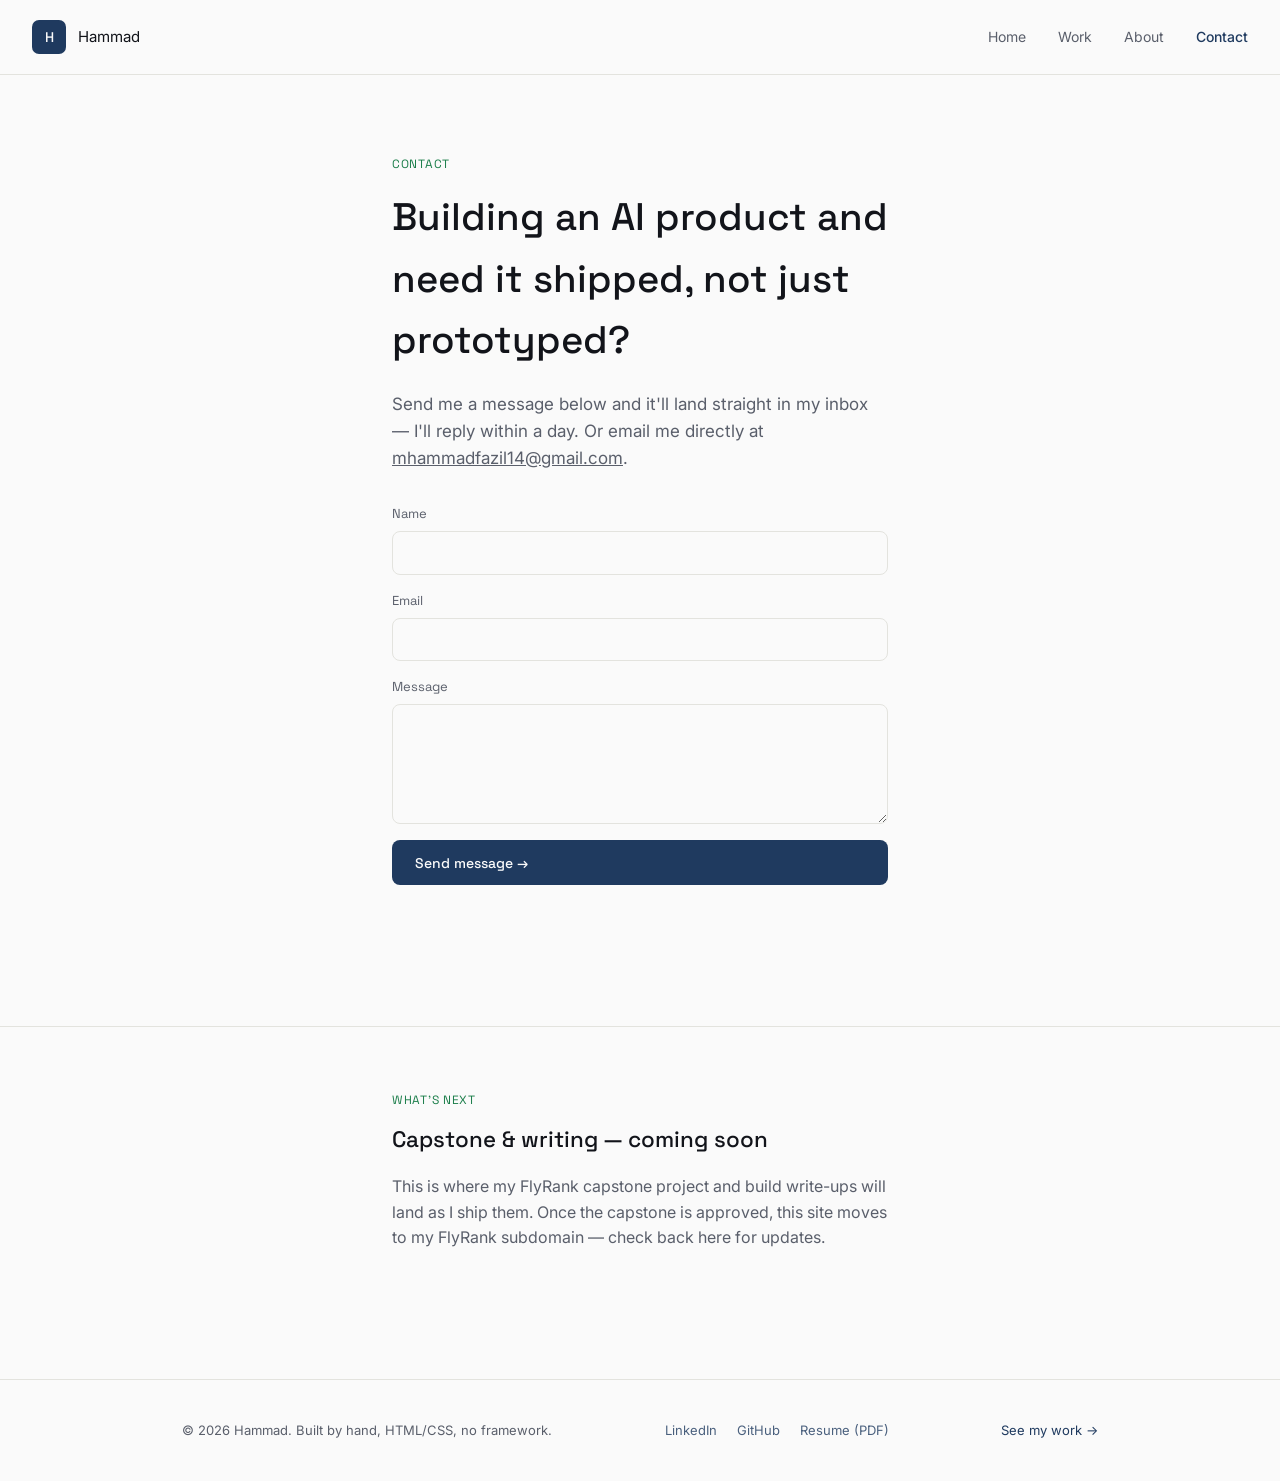
<file: contact.html>
<!DOCTYPE html>
<html lang="en">
<head>
<meta charset="UTF-8">
<meta name="viewport" content="width=device-width, initial-scale=1.0">
<title>Contact — Hammad</title>
<link href="https://fonts.googleapis.com/css2?family=Space+Grotesk:wght@400;500;600&family=Inter:wght@400;500&display=swap" rel="stylesheet">
<link rel="stylesheet" href="assets/css/style.css">
</head>
<body>

<nav class="nav">
  <a href="index.html" class="nav-left">
    <div class="nav-badge"><span>H</span></div>
    <span class="nav-name">Hammad</span>
  </a>
  <button class="nav-toggle" onclick="document.querySelector('.nav-links').classList.toggle('open')">Menu</button>
  <ul class="nav-links">
    <li><a href="index.html">Home</a></li>
    <li><a href="work.html">Work</a></li>
    <li><a href="about.html">About</a></li>
    <li><a href="contact.html" aria-current="page">Contact</a></li>
  </ul>
</nav>

<section style="padding-top: 5rem;">
  <div class="wrap" style="max-width: 560px; text-align: left;">
    <p class="eyebrow">Contact</p>
    <h1 style="font-size: clamp(1.8rem, 4vw, 2.4rem); max-width: 20ch; margin-bottom: 1.25rem;">Building an AI product and need it shipped, not just prototyped?</h1>
    <p style="font-size: 17px; color: var(--muted); margin-bottom: 2rem;">Send me a message below and it'll land straight in my inbox — I'll reply within a day. Or email me directly at <a href="mailto:mhammadfazil14@gmail.com">mhammadfazil14@gmail.com</a>.</p>

    <form id="contact-form" class="contact-form" action="https://api.web3forms.com/submit" method="POST">
      <input type="hidden" name="access_key" value="d42eb3db-25eb-41d4-acb2-ae5abf9d0679">
      <input type="hidden" name="subject" value="New message from hammad-portfolio contact form">
      <input type="checkbox" name="botcheck" style="display:none" tabindex="-1" autocomplete="off">

      <label for="cf-name">Name
        <input id="cf-name" type="text" name="name" required>
      </label>

      <label for="cf-email">Email
        <input id="cf-email" type="email" name="email" required>
      </label>

      <label for="cf-message">Message
        <textarea id="cf-message" name="message" rows="5" required></textarea>
      </label>

      <button type="submit" class="btn btn-primary" id="cf-submit">Send message →</button>
      <p class="form-status" id="cf-status" role="status"></p>
    </form>
  </div>
</section>

<script>
  const form = document.getElementById('contact-form');
  const status = document.getElementById('cf-status');
  const submitBtn = document.getElementById('cf-submit');

  form.addEventListener('submit', async (e) => {
    e.preventDefault();
    submitBtn.disabled = true;
    status.className = 'form-status';
    status.textContent = 'Sending…';

    try {
      const res = await fetch(form.action, {
        method: 'POST',
        headers: { 'Accept': 'application/json' },
        body: new FormData(form)
      });
      const data = await res.json();

      if (res.ok && data.success) {
        status.className = 'form-status ok';
        status.textContent = "Sent — thanks, I'll reply within a day.";
        form.reset();
      } else {
        throw new Error(data.message || 'Something went wrong');
      }
    } catch (err) {
      status.className = 'form-status err';
      status.textContent = "Couldn't send that — email me directly at mhammadfazil14@gmail.com instead.";
    } finally {
      submitBtn.disabled = false;
    }
  });
</script>

<section class="section-border-top">
  <div class="wrap" style="max-width: 560px; text-align: left;">
    <p class="eyebrow">What's next</p>
    <h2 style="font-size:1.4rem; max-width:40ch; margin-bottom:1rem;">Capstone & writing — coming soon</h2>
    <p style="font-size: 16px; color: var(--muted);">This is where my FlyRank capstone project and build write-ups will land as I ship them. Once the capstone is approved, this site moves to my FlyRank subdomain — check back here for updates.</p>
  </div>
</section>

<footer>
  <div class="wrap">
    <p>© 2026 Hammad. Built by hand, HTML/CSS, no framework.</p>
    <div class="footer-links">
      <a href="https://www.linkedin.com/in/muhammad-hammad-khan-036618394/" target="_blank" rel="noopener">LinkedIn</a>
      <a href="https://github.com/Hammad7-dot" target="_blank" rel="noopener">GitHub</a>
      <a href="assets/Hammad_Resume.pdf" target="_blank" rel="noopener">Resume (PDF)</a>
    </div>
    <a href="work.html">See my work →</a>
  </div>
</footer>

</body>
</html>
</file>
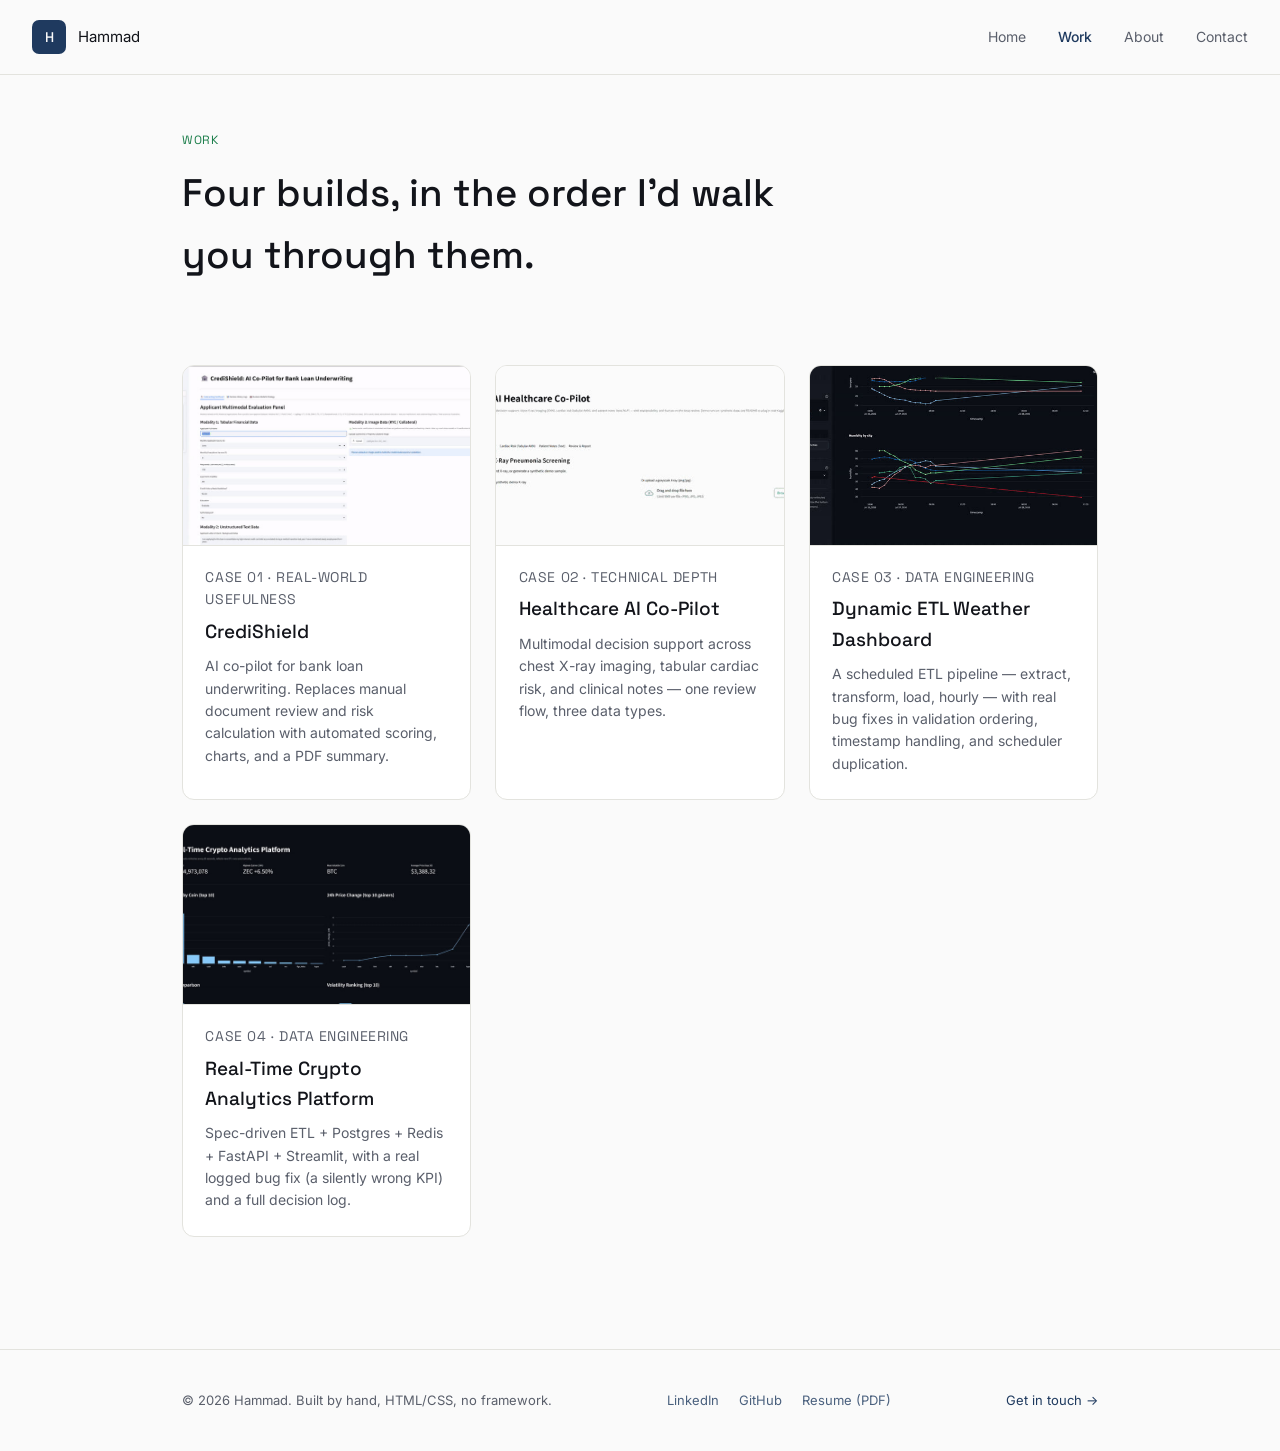
<file: work.html>
<!DOCTYPE html>
<html lang="en">
<head>
<meta charset="UTF-8">
<meta name="viewport" content="width=device-width, initial-scale=1.0">
<title>Work — Hammad</title>
<link href="https://fonts.googleapis.com/css2?family=Space+Grotesk:wght@400;500;600&family=Inter:wght@400;500&display=swap" rel="stylesheet">
<link rel="stylesheet" href="assets/css/style.css">
</head>
<body>

<nav class="nav">
  <a href="index.html" class="nav-left">
    <div class="nav-badge"><span>H</span></div>
    <span class="nav-name">Hammad</span>
  </a>
  <button class="nav-toggle" onclick="document.querySelector('.nav-links').classList.toggle('open')">Menu</button>
  <ul class="nav-links">
    <li><a href="index.html">Home</a></li>
    <li><a href="work.html" aria-current="page">Work</a></li>
    <li><a href="about.html">About</a></li>
    <li><a href="contact.html">Contact</a></li>
  </ul>
</nav>

<header style="padding: 3.5rem 0 1rem;">
  <div class="wrap">
    <p class="eyebrow">Work</p>
    <h1 style="font-size: clamp(1.8rem, 4vw, 2.4rem); max-width: 26ch;">Four builds, in the order I'd walk you through them.</h1>
  </div>
</header>

<section>
  <div class="wrap">
    <div class="grid">

      <a class="card" href="case-credishield.html" id="credishield">
        <div class="card-media"><img src="assets/img/credishield-demo-poster.jpg" alt="CrediShield underwriting panel" loading="lazy"></div>
        <div class="card-body">
          <p class="card-tag">Case 01 · Real-world usefulness</p>
          <h3>CrediShield</h3>
          <p>AI co-pilot for bank loan underwriting. Replaces manual document review and risk calculation with automated scoring, charts, and a PDF summary.</p>
        </div>
      </a>

      <a class="card" href="case-healthcare-copilot.html" id="healthcare-copilot">
        <div class="card-media"><img src="assets/img/healthcare-copilot-demo-poster.jpg" alt="Healthcare AI Co-Pilot imaging workflow" loading="lazy"></div>
        <div class="card-body">
          <p class="card-tag">Case 02 · Technical depth</p>
          <h3>Healthcare AI Co-Pilot</h3>
          <p>Multimodal decision support across chest X-ray imaging, tabular cardiac risk, and clinical notes — one review flow, three data types.</p>
        </div>
      </a>

      <a class="card" href="case-weather-etl.html" id="weather-etl">
        <div class="card-media"><img src="assets/img/weather-dashboard-demo-poster.jpg" alt="Dynamic ETL Weather Dashboard live demo" loading="lazy"></div>
        <div class="card-body">
          <p class="card-tag">Case 03 · Data engineering</p>
          <h3>Dynamic ETL Weather Dashboard</h3>
          <p>A scheduled ETL pipeline — extract, transform, load, hourly — with real bug fixes in validation ordering, timestamp handling, and scheduler duplication.</p>
        </div>
      </a>

      <a class="card" href="case-crypto-analytics.html" id="crypto-analytics">
        <div class="card-media"><img src="assets/img/crypto-dashboard-demo-poster.jpg" alt="Real-Time Crypto Analytics Platform dashboard" loading="lazy"></div>
        <div class="card-body">
          <p class="card-tag">Case 04 · Data engineering</p>
          <h3>Real-Time Crypto Analytics Platform</h3>
          <p>Spec-driven ETL + Postgres + Redis + FastAPI + Streamlit, with a real logged bug fix (a silently wrong KPI) and a full decision log.</p>
        </div>
      </a>

    </div>
  </div>
</section>

<footer>
  <div class="wrap">
    <p>© 2026 Hammad. Built by hand, HTML/CSS, no framework.</p>
    <div class="footer-links">
      <a href="https://www.linkedin.com/in/muhammad-hammad-khan-036618394/" target="_blank" rel="noopener">LinkedIn</a>
      <a href="https://github.com/Hammad7-dot" target="_blank" rel="noopener">GitHub</a>
      <a href="assets/Hammad_Resume.pdf" target="_blank" rel="noopener">Resume (PDF)</a>
    </div>
    <a href="contact.html">Get in touch →</a>
  </div>
</footer>

</body>
</html>
</file>
<file: assets/css/style.css>
:root {
  --bg: #FAFAFA;
  --text: #12141A;
  --main: #1F3A5F;
  --accent: #2FBF71;
  --accent-text: #1a7d49;
  --border: #E3E3DE;
  --muted: #5a5f6b;
  --white: #ffffff;
}

* { box-sizing: border-box; }

html { scroll-behavior: smooth; }

body {
  margin: 0;
  background: var(--bg);
  color: var(--text);
  font-family: 'Inter', sans-serif;
  font-size: 16px;
  line-height: 1.6;
}

a { color: inherit; }

img, video { max-width: 100%; display: block; }

h1, h2, h3, .brand {
  font-family: 'Space Grotesk', sans-serif;
  font-weight: 500;
  margin: 0;
}

/* ---------- Nav ---------- */
.nav {
  position: sticky;
  top: 0;
  z-index: 10;
  display: flex;
  align-items: center;
  justify-content: space-between;
  padding: 1.25rem 2rem;
  background: rgba(250, 250, 250, 0.92);
  backdrop-filter: blur(6px);
  border-bottom: 0.5px solid var(--border);
}

.nav-left {
  display: flex;
  align-items: center;
  gap: 12px;
  text-decoration: none;
}

.nav-badge {
  width: 34px;
  height: 34px;
  border-radius: 7px;
  background: var(--main);
  display: flex;
  align-items: center;
  justify-content: center;
  flex-shrink: 0;
}

.nav-badge span {
  font-family: 'Space Grotesk', sans-serif;
  font-weight: 500;
  font-size: 14px;
  color: var(--bg);
}

.nav-name {
  font-size: 15px;
  color: var(--text);
}

.nav-links {
  display: flex;
  gap: 2rem;
  list-style: none;
  margin: 0;
  padding: 0;
}

.nav-links a {
  text-decoration: none;
  font-size: 14px;
  color: var(--muted);
  transition: color 0.15s ease;
}

.nav-links a:hover,
.nav-links a[aria-current="page"] {
  color: var(--main);
}

.nav-links a[aria-current="page"] {
  font-weight: 500;
}

/* mobile nav toggle */
.nav-toggle { display: none; }

@media (max-width: 640px) {
  .nav-links {
    position: fixed;
    top: 66px;
    left: 0;
    right: 0;
    flex-direction: column;
    gap: 0;
    background: var(--bg);
    border-bottom: 0.5px solid var(--border);
    max-height: 0;
    overflow: hidden;
    transition: max-height 0.2s ease;
  }
  .nav-links.open { max-height: 300px; }
  .nav-links li { border-top: 0.5px solid var(--border); }
  .nav-links a { display: block; padding: 1rem 2rem; }
  .nav-toggle {
    display: block;
    background: none;
    border: none;
    font-family: 'Space Grotesk', sans-serif;
    font-size: 14px;
    color: var(--main);
    cursor: pointer;
    padding: 0.65rem 0.9rem;
    min-height: 44px;
    min-width: 44px;
  }
}

/* ---------- Layout helpers ---------- */
.wrap {
  max-width: 980px;
  margin: 0 auto;
  padding: 0 2rem;
}

.eyebrow {
  font-family: 'Space Grotesk', sans-serif;
  font-size: 12px;
  letter-spacing: 0.06em;
  text-transform: uppercase;
  color: var(--accent-text);
  margin: 0 0 0.75rem;
}

section { padding: 4rem 0; }

.section-border-top { border-top: 0.5px solid var(--border); }

/* ---------- Hero ---------- */
.hero {
  background-image: url('../img/hero-bg.png');
  background-size: cover;
  background-position: center;
  padding: 6rem 0 5rem;
}

.hero h1 {
  font-size: clamp(2rem, 5vw, 3.1rem);
  max-width: 15ch;
  line-height: 1.15;
}

.hero p.lede {
  font-size: 17px;
  color: var(--muted);
  max-width: 52ch;
  margin: 1.25rem 0 2rem;
}

/* ---------- Buttons ---------- */
.btn {
  display: inline-flex;
  align-items: center;
  gap: 8px;
  font-family: 'Space Grotesk', sans-serif;
  font-weight: 500;
  font-size: 14px;
  text-decoration: none;
  padding: 0.8rem 1.4rem;
  border-radius: 8px;
  border: 1px solid transparent;
  transition: transform 0.12s ease, background 0.15s ease;
}

.btn-primary { background: var(--main); color: var(--bg); }
.btn-primary:hover { transform: translateY(-1px); background: #16304f; }

.btn-ghost { background: transparent; color: var(--main); border-color: var(--border); }
.btn-ghost:hover { border-color: var(--main); }

.btn:disabled { opacity: 0.6; cursor: not-allowed; transform: none; }

/* ---------- Contact form ---------- */
.contact-form { display: flex; flex-direction: column; gap: 1rem; margin-bottom: 1rem; }

.contact-form label {
  font-family: 'Space Grotesk', sans-serif;
  font-size: 13px;
  color: var(--muted);
  display: flex;
  flex-direction: column;
  gap: 0.4rem;
}

.contact-form input,
.contact-form textarea {
  font-family: 'Inter', sans-serif;
  font-size: 15px;
  color: var(--main);
  background: var(--bg);
  border: 0.5px solid var(--border);
  border-radius: 8px;
  padding: 0.7rem 0.9rem;
  resize: vertical;
}

.contact-form input:focus,
.contact-form textarea:focus {
  outline: none;
  border-color: var(--main);
}

.form-status {
  font-size: 14px;
  min-height: 1.2em;
}

.form-status.ok { color: #1a7d3a; }
.form-status.err { color: #b3261e; }

/* ---------- Cards / grid ---------- */
.grid {
  display: grid;
  grid-template-columns: repeat(auto-fit, minmax(280px, 1fr));
  gap: 1.5rem;
}

.card {
  background: var(--white);
  border: 0.5px solid var(--border);
  border-radius: 12px;
  overflow: hidden;
  text-decoration: none;
  color: var(--text);
  display: flex;
  flex-direction: column;
  transition: transform 0.15s ease, box-shadow 0.15s ease;
}

.card:hover {
  transform: translateY(-3px);
  box-shadow: 0 12px 24px rgba(18, 20, 26, 0.06);
}

.card-media {
  aspect-ratio: 16/10;
  overflow: hidden;
  background: var(--bg);
  border-bottom: 0.5px solid var(--border);
}

.card-media img { width: 100%; height: 100%; object-fit: cover; }

.card-body { padding: 1.25rem 1.4rem 1.5rem; }

.card-tag {
  font-family: 'Space Grotesk', sans-serif;
  font-size: 11px;
  letter-spacing: 0.04em;
  text-transform: uppercase;
  color: var(--accent-text);
}

.card h3 { font-size: 19px; margin: 0.4rem 0 0.5rem; }

.card p { font-size: 14px; color: var(--muted); margin: 0; }

/* ---------- Case page ---------- */
.case-hero { padding: 3.5rem 0 2rem; }

.case-hero .eyebrow { margin-bottom: 0.5rem; }

.case-hero h1 { font-size: clamp(1.8rem, 4vw, 2.5rem); max-width: 22ch; }

.case-meta {
  display: flex;
  flex-wrap: wrap;
  gap: 1.5rem;
  margin-top: 1.5rem;
  font-size: 13px;
  color: var(--muted);
}

.case-meta strong { color: var(--text); font-weight: 500; }

.case-block { margin-bottom: 2.5rem; }

.case-block h2 {
  font-size: 13px;
  letter-spacing: 0.04em;
  text-transform: uppercase;
  color: var(--main);
  margin-bottom: 0.9rem;
}

.case-block p { max-width: 68ch; }

.case-media {
  border: 0.5px solid var(--border);
  border-radius: 10px;
  overflow: hidden;
  margin: 1rem 0;
  background: var(--white);
}

.case-media img, .case-media video { width: 100%; }

.media-caption {
  font-size: 12.5px;
  color: var(--muted);
  padding: 0.6rem 0.9rem;
  border-top: 0.5px solid var(--border);
}

.media-row {
  display: grid;
  grid-template-columns: repeat(auto-fit, minmax(220px, 1fr));
  gap: 1rem;
}

.gap-note {
  background: #fff;
  border: 0.5px dashed var(--border);
  border-radius: 10px;
  padding: 1rem 1.25rem;
  font-size: 14px;
  color: var(--muted);
}

.case-nav {
  display: flex;
  justify-content: space-between;
  padding: 2.5rem 0;
  border-top: 0.5px solid var(--border);
  font-size: 14px;
}

.case-nav a { text-decoration: none; color: var(--main); }

/* ---------- Footer ---------- */
footer {
  border-top: 0.5px solid var(--border);
  padding: 2.5rem 0;
  margin-top: 3rem;
}

footer .wrap {
  display: flex;
  flex-wrap: wrap;
  justify-content: space-between;
  align-items: center;
  gap: 1rem;
}

footer p { font-size: 13px; color: var(--muted); margin: 0; }

footer a { text-decoration: none; color: var(--main); font-size: 13px; }

.footer-links {
  display: flex;
  flex-wrap: wrap;
  gap: 1.25rem;
}

.footer-links a { opacity: 0.8; }
.footer-links a:hover { opacity: 1; text-decoration: underline; }

/* ---------- misc ---------- */
.dot {
  display: inline-block;
  width: 7px;
  height: 7px;
  border-radius: 50%;
  background: var(--accent);
  margin-right: 7px;
}

.divider { border: none; border-top: 0.5px solid var(--border); margin: 2.5rem 0; }
</file>
